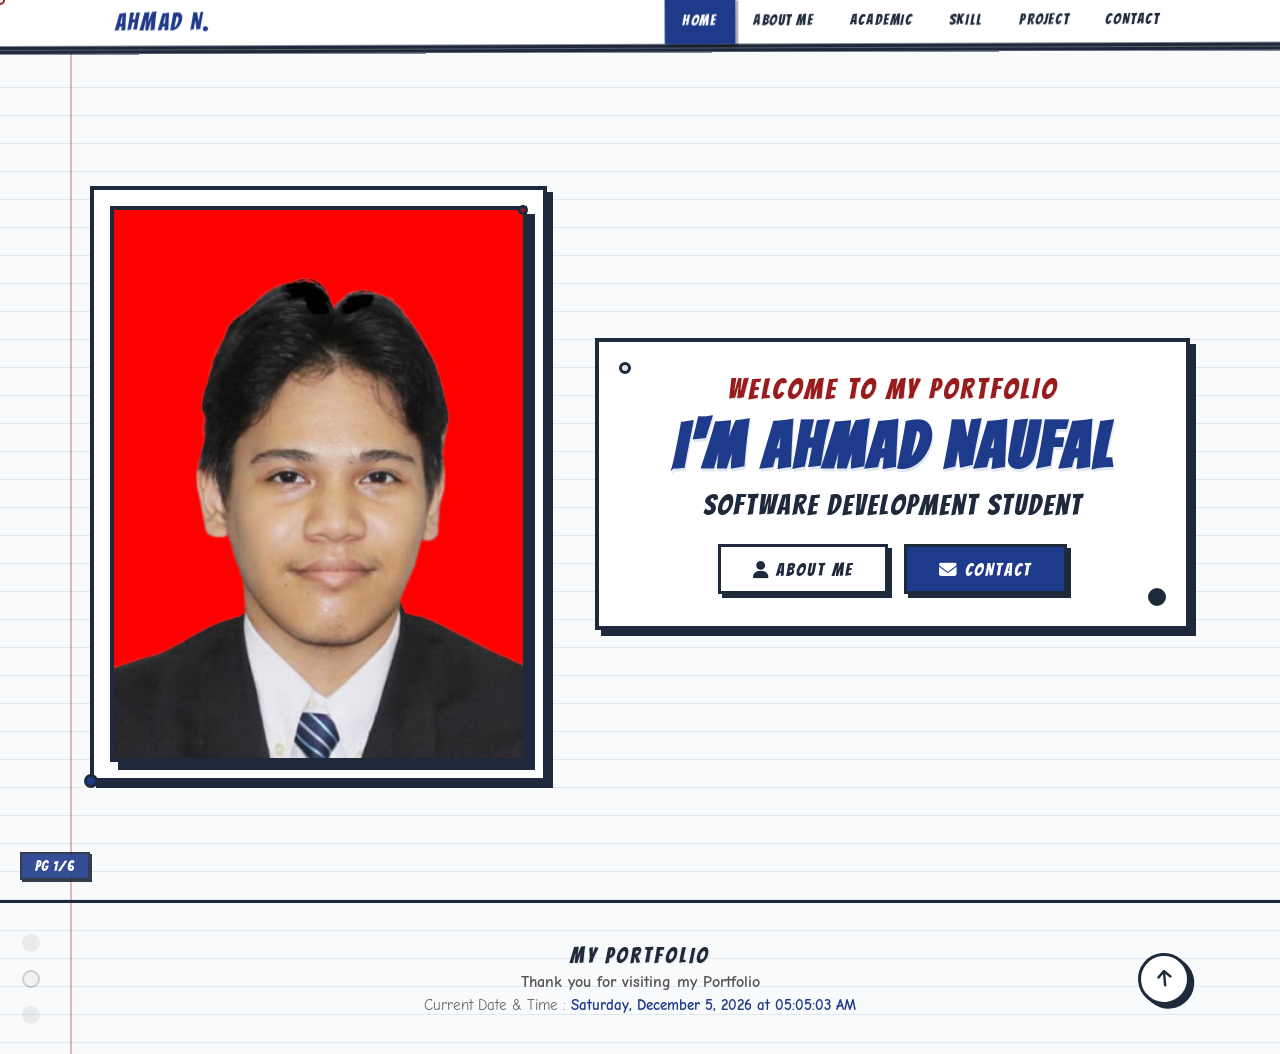
<file: index.html>
<!DOCTYPE html>
<html lang="en">
<head>
<meta charset="UTF-8">
<meta name="viewport" content="width=device-width, initial-scale=1.0">
<title>Ahmad Naufal — Corporate Trust</title>
<link href="https://fonts.googleapis.com/css2?family=Bangers&family=Comic+Neue:wght@400;700&display=swap" rel="stylesheet">
<link rel="stylesheet" href="https://cdnjs.cloudflare.com/ajax/libs/font-awesome/6.5.0/css/all.min.css">
<link rel="stylesheet" href="index.css">
</head>
<body>
<div class="cursor-dot" id="cursorDot"></div>
<div class="page-indicator">PG 1/6</div>

<nav class="comic-nav" role="navigation" aria-label="Main navigation">
  <div class="nav-inner">
    <div class="nav-logo" onclick="location.href='index.html'" tabindex="0" role="button">AHMAD N.</div>
    <button class="nav-toggle" id="navToggle" aria-label="Toggle menu"><i class="fas fa-bars"></i> MENU</button>
    <div class="nav-links" id="navLinks" role="menubar">
      <a class="nav-link active" href="index.html" role="menuitem">Home</a>
      <a class="nav-link" href="aboutme.html" role="menuitem">About Me</a>
      <a class="nav-link" href="academic.html" role="menuitem">Academic</a>
      <a class="nav-link" href="skill.html" role="menuitem">Skill</a>
      <a class="nav-link" href="project.html" role="menuitem">Project</a>
      <a class="nav-link" href="contact.html" role="menuitem">Contact</a>
    </div>
  </div>
</nav>

<main class="hero">
  <div class="hero-inner">
    <div class="hero-image-panel panel reveal" style="padding: 1rem; position: relative;">
      <div class="hero-image"><img src="passportmerah.png" alt="Ahmad Naufal passport photo"></div>
      <div class="float-dot" style="width:14px; height:14px; background:var(--primary); bottom:-10px; left:-10px;" aria-hidden="true"></div>
      <div class="float-dot" style="width:10px; height:10px; background:var(--accent); top:15px; right:15px;" aria-hidden="true"></div>
    </div>
    <div class="hero-text-panel panel reveal" style="animation-delay: 0.15s;">
      <div class="hero-text-content">
        <p class="hero-greeting">Welcome to My Portfolio</p>
        <h1 class="hero-name">I'm Ahmad Naufal</h1>
        <p class="hero-role">Software Development Student</p>
        <div class="hero-buttons">
          <a href="aboutme.html" class="comic-btn btn-alt"><i class="fas fa-user"></i> About Me</a>
          <a href="contact.html" class="comic-btn"><i class="fas fa-envelope"></i> Contact</a>
        </div>
      </div>
      <div class="float-dot" style="width:18px; height:18px; background:var(--ink); bottom:20px; right:20px;" aria-hidden="true"></div>
      <div class="float-dot" style="width:12px; height:12px; background:var(--bg-lines); top:20px; left:20px;" aria-hidden="true"></div>
    </div>
  </div>
</main>

<footer class="notebook-footer">
  <div class="footer-inner">
    <div class="footer-text">
      <p class="footer-line-1">My Portfolio</p>
      <p class="footer-line-2">Thank you for visiting my Portfolio</p>
      <p class="footer-line-3">Current Date &amp; Time : <span id="liveDateTime">--</span></p>
    </div>
    <button class="back-to-top-btn" id="backToTop" aria-label="Back to top" title="Back to top"><i class="fas fa-arrow-up"></i></button>
  </div>
</footer>

<script>
  document.getElementById('navToggle').addEventListener('click', () => document.getElementById('navLinks').classList.toggle('open'));
  const revealObserver = new IntersectionObserver((entries) => { entries.forEach(entry => { if (entry.isIntersecting) entry.target.classList.add('visible'); }); }, { threshold: 0.1 });
  document.querySelectorAll('.reveal').forEach(el => revealObserver.observe(el));
  
  const dot = document.getElementById('cursorDot');
  let mx = 0, my = 0, dx = 0, dy = 0;
  document.addEventListener('mousemove', e => { mx = e.clientX; my = e.clientY; });
  (function animCursor() { dx += (mx - dx) * 0.15; dy += (my - dy) * 0.15; dot.style.left = (dx - 5) + 'px'; dot.style.top = (dy - 5) + 'px'; requestAnimationFrame(animCursor); })();
  if ('ontouchstart' in window) dot.style.display = 'none';

  document.getElementById('backToTop').addEventListener('click', () => window.scrollTo({ top: 0, behavior: 'smooth' }));
  
  function updateDateTime() {
    const now = new Date();
    document.getElementById('liveDateTime').textContent = now.toLocaleDateString('en-US', { weekday: 'long', year: 'numeric', month: 'long', day: 'numeric', hour: '2-digit', minute: '2-digit', second: '2-digit' });
  }
  updateDateTime(); setInterval(updateDateTime, 1000);
</script>
</body>
</html>
</file>
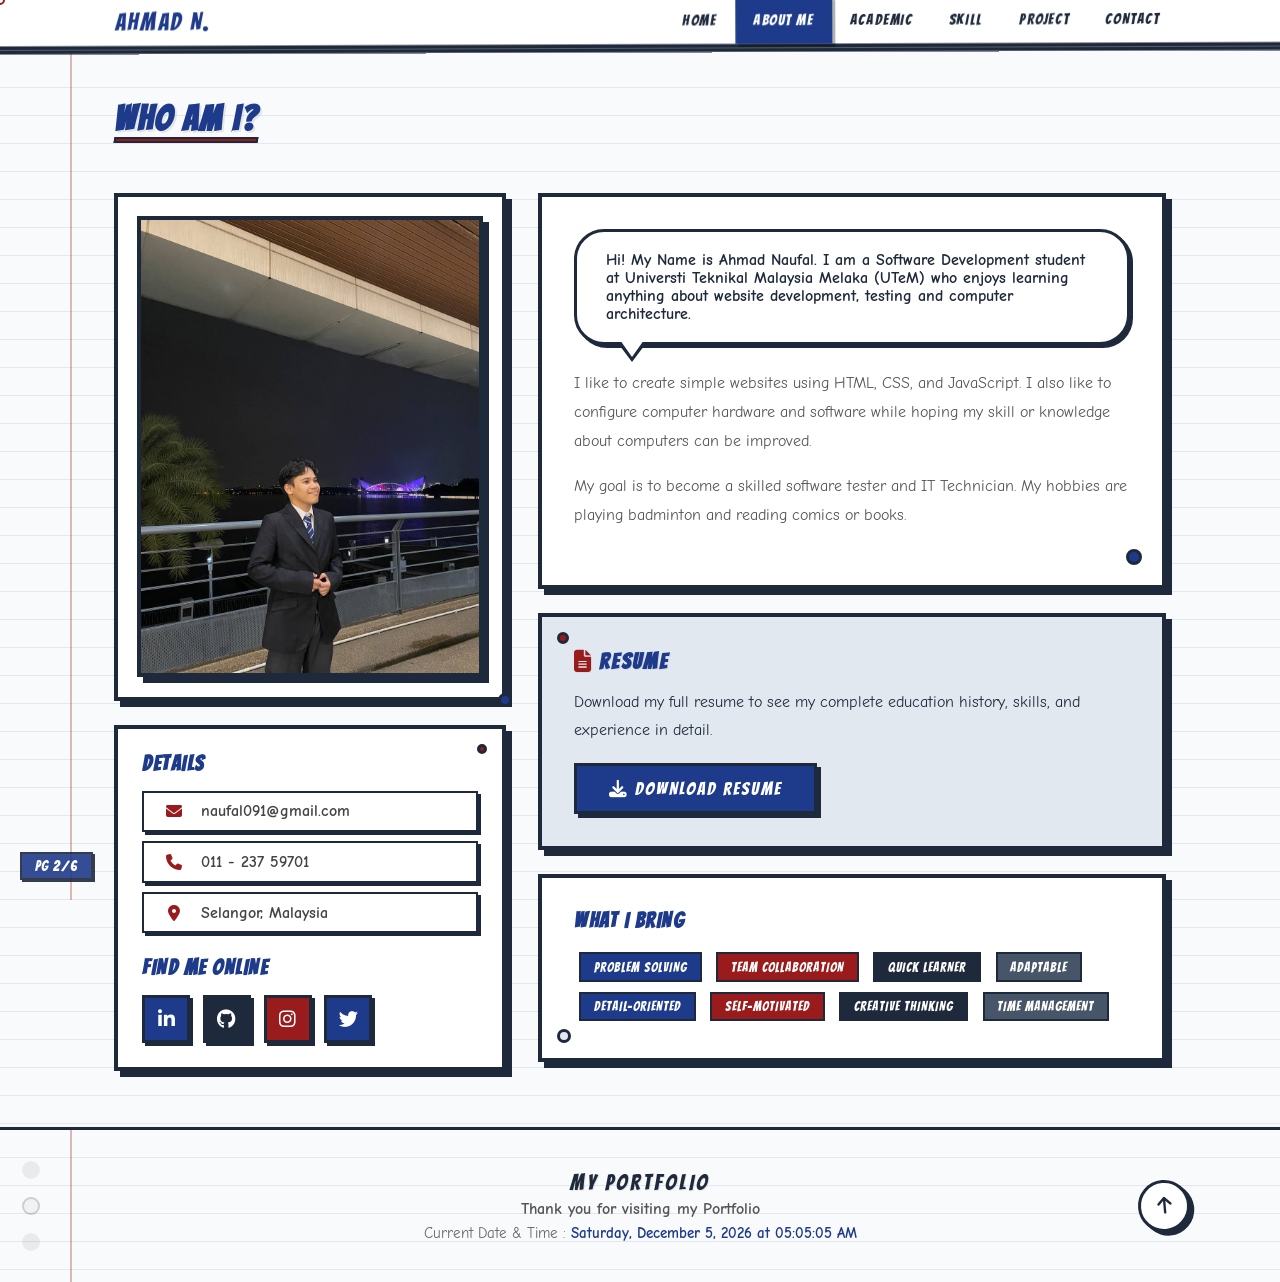
<file: aboutme.html>
<!DOCTYPE html>
<html lang="en">
<head>
<meta charset="UTF-8">
<meta name="viewport" content="width=device-width, initial-scale=1.0">
<title>Ahmad Naufal — About Me</title>
<link href="https://fonts.googleapis.com/css2?family=Bangers&family=Comic+Neue:wght@400;700&display=swap" rel="stylesheet">
<link rel="stylesheet" href="https://cdnjs.cloudflare.com/ajax/libs/font-awesome/6.5.0/css/all.min.css">
<link rel="stylesheet" href="aboutme.css">
</head>
<body>

<div class="cursor-dot" id="cursorDot"></div>
<div class="page-indicator">PG 2/6</div>

<nav class="comic-nav" role="navigation" aria-label="Main navigation">
  <div class="nav-inner">
    <div class="nav-logo" onclick="location.href='index.html'" tabindex="0" role="button">AHMAD N.</div>
    <button class="nav-toggle" id="navToggle" aria-label="Toggle menu"><i class="fas fa-bars"></i> MENU</button>
    <div class="nav-links" id="navLinks" role="menubar">
      <a class="nav-link" href="index.html" role="menuitem">Home</a>
      <a class="nav-link active" href="aboutme.html" role="menuitem">About Me</a>
      <a class="nav-link" href="academic.html" role="menuitem">Academic</a>
      <a class="nav-link" href="skill.html" role="menuitem">Skill</a>
      <a class="nav-link" href="project.html" role="menuitem">Project</a>
      <a class="nav-link" href="contact.html" role="menuitem">Contact</a>
    </div>
  </div>
</nav>

<main class="container">
  <div class="reveal">
    <h2 class="section-title">Who Am I?</h2>
  </div>

  <div class="about-grid" style="margin-top: 2rem;">
    <!-- Left Column: Image + Details + Social -->
    <div>
      <div class="panel panel-skew reveal" style="padding: 1.2rem; margin-bottom: 1.5rem;">
        <div class="about-photo">
          <img src="diriku.jpg" alt="Ahmad Naufal photo">
        </div>
        <div class="float-dot" style="width:14px; height:14px; background:var(--primary); bottom:-10px; right:-10px;" aria-hidden="true"></div>
      </div>

      <div class="panel panel-skew-r reveal" style="padding: 1.5rem; margin-bottom: 1.5rem;">
        <h3 style="font-family:var(--font-comic); font-size:1.3rem; letter-spacing:1.5px; margin-bottom:1rem; text-transform:uppercase; color:var(--primary);">Details</h3>
        <div class="detail-item"><i class="fas fa-envelope"></i><span>naufal091@gmail.com</span></div>
        <div class="detail-item"><i class="fas fa-phone"></i><span>011 - 237 59701</span></div>
        <div class="detail-item"><i class="fas fa-map-marker-alt"></i><span>Selangor, Malaysia</span></div>

        <h3 style="font-family:var(--font-comic); font-size:1.3rem; letter-spacing:1.5px; margin:1.5rem 0 1rem; text-transform:uppercase; color:var(--primary);">Find Me Online</h3>
        <div class="social-row">
          <a href="https://www.linkedin.com/" class="social-icon" style="background:var(--primary); color:var(--white);" aria-label="LinkedIn"><i class="fab fa-linkedin-in"></i></a>
          <a href="https://github.com/AhmadNaufal11" class="social-icon" style="background:var(--ink); color:var(--white);" aria-label="GitHub"><i class="fab fa-github"></i></a>
          <a href="https://www.instagram.com/" class="social-icon" style="background:var(--accent); color:var(--white);" aria-label="Instagram"><i class="fab fa-instagram"></i></a>
          <a href="https://x.com/" class="social-icon" style="background:var(--primary); color:var(--white);" aria-label="Twitter"><i class="fab fa-twitter"></i></a>
        </div>
        <div class="float-dot" style="width:10px; height:10px; background:var(--accent); top:15px; right:15px;" aria-hidden="true"></div>
      </div>
    </div>

    <!-- Right Column: Text + Resume -->
    <div>
      <div class="panel panel-skew-r reveal" style="margin-bottom: 1.5rem;">
        <div class="bubble" style="max-width: 100%; margin-bottom: 1.5rem;">
          Hi! My Name is Ahmad Naufal. I am a Software Development student at Universti Teknikal Malaysia Melaka (UTeM) who enjoys learning anything about website development, testing and computer architecture.
        </div>
        <p style="line-height: 1.8; margin-bottom: 1rem; color: #555;">
          I like to create simple websites using HTML, CSS, and JavaScript. I also like to configure computer hardware and software while hoping my skill or knowledge about computers can be improved.
        </p>
        <p style="line-height: 1.8; margin-bottom: 1.5rem; color: #555;">
          My goal is to become a skilled software tester and IT Technician. My hobbies are playing badminton and reading comics or books.
        </p>
        <div class="float-dot" style="width:16px; height:16px; background:var(--primary); bottom:20px; right:20px;" aria-hidden="true"></div>
      </div>

      <div class="panel panel-skew reveal" style="margin-bottom: 1.5rem; background: var(--bg-lines);">
        <h3 style="font-family:var(--font-comic); font-size:1.4rem; letter-spacing:2px; margin-bottom:1rem; text-transform:uppercase; color:var(--primary); text-shadow:1px 1px 0 rgba(0,0,0,0.05);">
          <i class="fas fa-file-alt" style="color:var(--accent);"></i> Resume
        </h3>
        <p style="margin-bottom: 1.2rem; line-height: 1.7; color: var(--ink);">Download my full resume to see my complete education history, skills, and experience in detail.</p>
        <a href="#" class="comic-btn" onclick="downloadResume(event)">
          <i class="fas fa-download"></i> Download Resume
        </a>
        <div class="float-dot" style="width:12px; height:12px; background:var(--accent); top:15px; left:15px;" aria-hidden="true"></div>
      </div>

      <div class="panel reveal">
        <h3 style="font-family:var(--font-comic); font-size:1.3rem; letter-spacing:1.5px; margin-bottom:1rem; text-transform:uppercase; color:var(--primary);">What I Bring</h3>
        <div>
          <span class="quality-tag" style="background:var(--primary);">Problem Solving</span>
          <span class="quality-tag" style="background:var(--accent);">Team Collaboration</span>
          <span class="quality-tag" style="background:var(--ink);">Quick Learner</span>
          <span class="quality-tag" style="background:#475569;">Adaptable</span>
          <span class="quality-tag" style="background:var(--primary);">Detail-Oriented</span>
          <span class="quality-tag" style="background:var(--accent);">Self-Motivated</span>
          <span class="quality-tag" style="background:var(--ink);">Creative Thinking</span>
          <span class="quality-tag" style="background:#475569;">Time Management</span>
        </div>
        <div class="float-dot" style="width:14px; height:14px; background:var(--bg-lines); bottom:15px; left:15px;" aria-hidden="true"></div>
      </div>
    </div>
  </div>
</main>

<!-- FOOTER -->
<footer class="notebook-footer">
  <div class="footer-inner">
    <div class="footer-text">
      <p class="footer-line-1">My Portfolio</p>
      <p class="footer-line-2">Thank you for visiting my Portfolio</p>
      <p class="footer-line-3">Current Date &amp; Time : <span id="liveDateTime">--</span></p>
    </div>
    <button class="back-to-top-btn" id="backToTop" aria-label="Back to top" title="Back to top">
      <i class="fas fa-arrow-up"></i>
    </button>
  </div>
</footer>

<!-- Toast -->
<div id="toast" style="position:fixed; bottom:30px; right:30px; background:var(--primary); color:var(--white); border:3px solid var(--ink); box-shadow:5px 5px 0 var(--ink); padding:1rem 2rem; font-family:var(--font-comic); font-size:1rem; letter-spacing:1px; z-index:3000; transform:translateX(150%); transition:transform 0.4s cubic-bezier(0.22,1,0.36,1);"></div>

<script>
    document.getElementById('navToggle').addEventListener('click', function() {
      document.getElementById('navLinks').classList.toggle('open');
    });
    const revealObserver = new IntersectionObserver((entries) => {
      entries.forEach(e => { if (e.isIntersecting) e.target.classList.add('visible'); });
    }, { threshold: 0.1 });
    document.querySelectorAll('.reveal').forEach(el => revealObserver.observe(el));

    function downloadResume(e) {
      e.preventDefault();
      const link = document.createElement('a');
      link.href = 'Resume(nopal).pdf';
      link.download = 'Ahmad_Naufal_Resume.pdf';
      document.body.appendChild(link);
      link.click();
      document.body.removeChild(link);
      showToast('Resume download started!');
    }

    function showToast(msg) {
      const t = document.getElementById('toast');
      t.textContent = msg; t.style.transform = 'translateX(0)';
      setTimeout(() => { t.style.transform = 'translateX(150%)'; }, 3000);
    }

    const dot = document.getElementById('cursorDot');
    let mx=0,my=0,dx=0,dy=0;
    document.addEventListener('mousemove',e=>{mx=e.clientX;my=e.clientY;});
    (function c(){dx+=(mx-dx)*.15;dy+=(my-dy)*.15;dot.style.left=(dx-5)+'px';dot.style.top=(dy-5)+'px';requestAnimationFrame(c);})();
    if('ontouchstart'in window)dot.style.display='none';

    // Back to top
    document.getElementById('backToTop').addEventListener('click', function() {
      window.scrollTo({ top: 0, behavior: 'smooth' });
    });

    // Live date & time
    function updateDateTime() {
      const now = new Date();
      const options = {
        weekday: 'long', year: 'numeric', month: 'long', day: 'numeric',
        hour: '2-digit', minute: '2-digit', second: '2-digit'
      };
      document.getElementById('liveDateTime').textContent = now.toLocaleDateString('en-US', options);
    }
    updateDateTime();
    setInterval(updateDateTime, 1000);
</script>
</body>
</html>
</file>
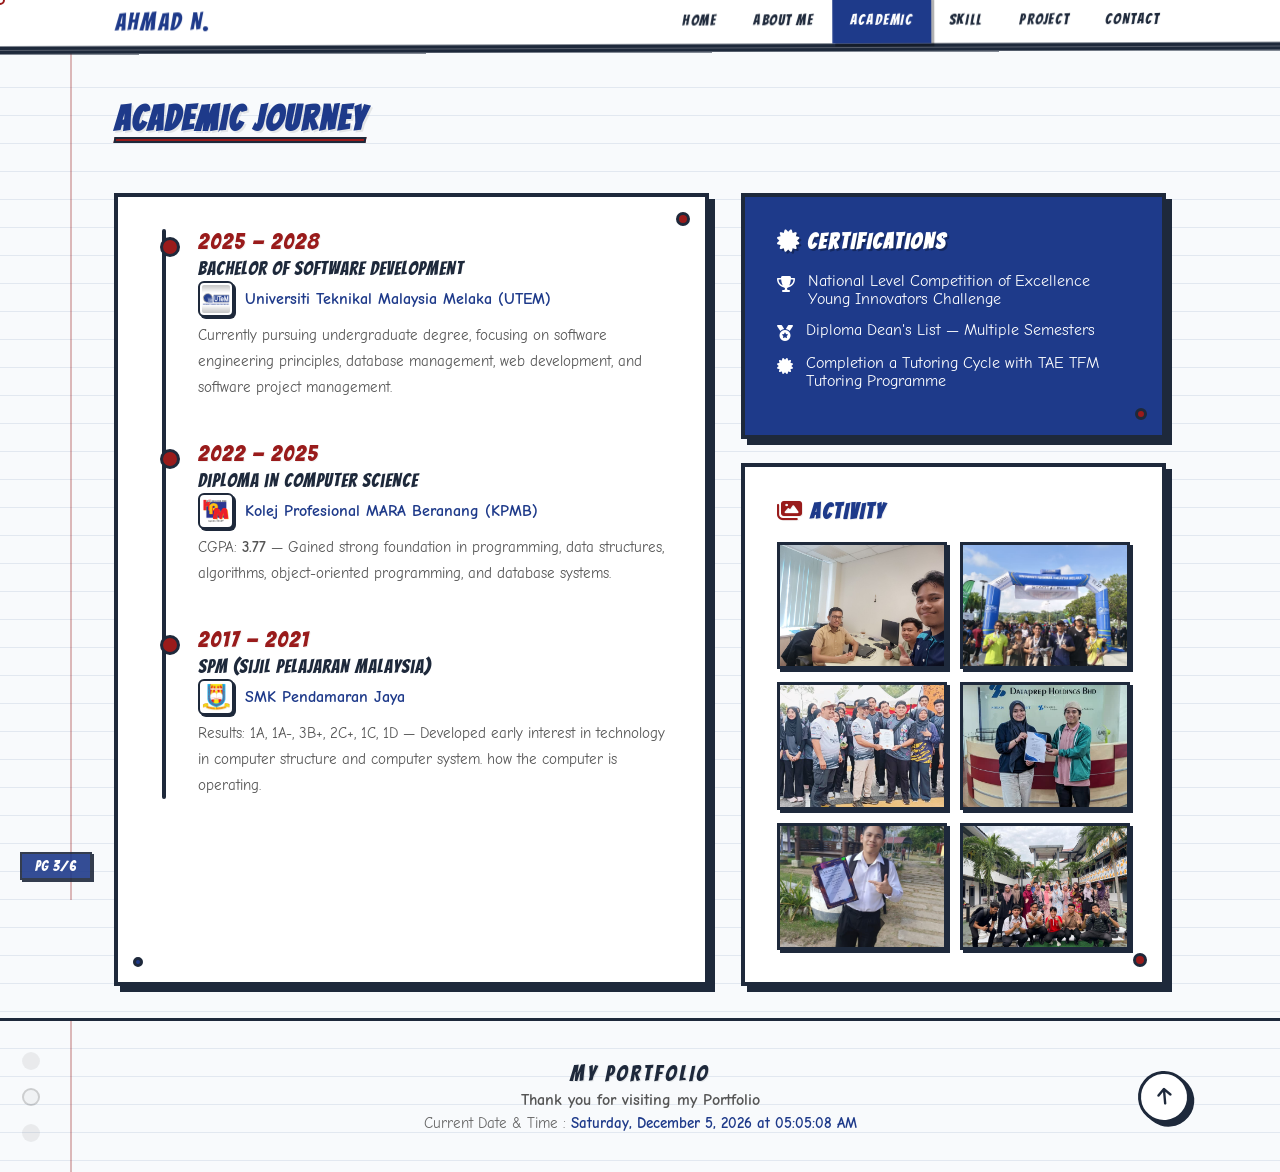
<file: academic.html>
<!DOCTYPE html>
<html lang="en">
<head>
<meta charset="UTF-8">
<meta name="viewport" content="width=device-width, initial-scale=1.0">
<title>Ahmad Naufal — Academic</title>
<link href="https://fonts.googleapis.com/css2?family=Bangers&family=Comic+Neue:wght@400;700&display=swap" rel="stylesheet">
<link rel="stylesheet" href="https://cdnjs.cloudflare.com/ajax/libs/font-awesome/6.5.0/css/all.min.css">
<link rel="stylesheet" href="academic.css">
</head>
<body>

<div class="cursor-dot" id="cursorDot"></div>
<div class="page-indicator">PG 3/6</div>

<nav class="comic-nav" role="navigation" aria-label="Main navigation">
  <div class="nav-inner">
    <div class="nav-logo" onclick="location.href='index.html'" tabindex="0" role="button">AHMAD N.</div>
    <button class="nav-toggle" id="navToggle" aria-label="Toggle menu"><i class="fas fa-bars"></i> MENU</button>
    <div class="nav-links" id="navLinks" role="menubar">
      <a class="nav-link" href="index.html" role="menuitem">Home</a>
      <a class="nav-link" href="aboutme.html" role="menuitem">About Me</a>
      <a class="nav-link active" href="academic.html" role="menuitem">Academic</a>
      <a class="nav-link" href="skill.html" role="menuitem">Skill</a>
      <a class="nav-link" href="project.html" role="menuitem">Project</a>
      <a class="nav-link" href="contact.html" role="menuitem">Contact</a>
    </div>
  </div>
</nav>

<main class="container">
  <div class="reveal">
    <h2 class="section-title">Academic Journey</h2>
  </div>

  <div class="academic-grid" style="display:grid; grid-template-columns:1.4fr 1fr; gap:2rem; margin-top:2rem;">
    <!-- Left: Timeline -->
    <div class="panel panel-skew reveal">
      <div class="float-dot" style="width:14px;height:14px;background:var(--accent);top:15px;right:15px;" aria-hidden="true"></div>
      <div class="timeline">
        <div class="timeline-item">
          <div class="timeline-dot"></div>
          <div class="timeline-year">2025 — 2028</div>
          <div class="timeline-degree">Bachelor of Software Development</div>
          <div class="timeline-school">
            <img src="Utem.jpg" alt="UTEM logo" class="school-logo">
            <span>Universiti Teknikal Malaysia Melaka (UTEM)</span>
          </div>
          <div class="timeline-details">Currently pursuing undergraduate degree, focusing on software engineering principles, database management, web development, and software project management.</div>
        </div>
        <div class="timeline-item">
          <div class="timeline-dot"></div>
          <div class="timeline-year">2022 — 2025</div>
          <div class="timeline-degree">Diploma in Computer Science</div>
          <div class="timeline-school">
            <img src="kpmb.png" alt="KPMB logo" class="school-logo">
            <span>Kolej Profesional MARA Beranang (KPMB)</span>
          </div>
          <div class="timeline-details">CGPA: <strong>3.77</strong> — Gained strong foundation in programming, data structures, algorithms, object-oriented programming, and database systems.</div>
        </div>
        <div class="timeline-item">
          <div class="timeline-dot"></div>
          <div class="timeline-year">2017 — 2021</div>
          <div class="timeline-degree">SPM (Sijil Pelajaran Malaysia)</div>
          <div class="timeline-school">
            <img src="smkpj.png" alt="SMKPJ logo" class="school-logo">
            <span>SMK Pendamaran Jaya</span>
          </div>
          <div class="timeline-details">Results: 1A, 1A-, 3B+, 2C+, 1C, 1D — Developed early interest in technology in computer structure and computer system. how the computer is operating.</div>
        </div>
      </div>
      <div class="float-dot" style="width:10px;height:10px;background:var(--primary);bottom:15px;left:15px;" aria-hidden="true"></div>
    </div>

    <!-- Right: Certifications + Activity -->
    <div>
      <div class="panel panel-skew-r reveal" style="margin-bottom:1.5rem; background:var(--primary); color:var(--white);">
        <h3 style="font-family:var(--font-comic);font-size:1.4rem;letter-spacing:2px;margin-bottom:1.2rem;text-transform:uppercase;text-shadow:2px 2px 0 rgba(0,0,0,0.3);">
          <i class="fas fa-certificate" style="color:var(--white);"></i> Certifications
        </h3>
        <div class="cert-item"><i class="fas fa-trophy"></i><span>National Level Competition of Excellence Young Innovators Challenge</span></div>
        <div class="cert-item"><i class="fas fa-medal"></i><span>Diploma Dean's List — Multiple Semesters</span></div>
        <div class="cert-item"><i class="fas fa-certificate"></i><span>Completion a Tutoring Cycle with TAE TFM Tutoring Programme</span></div>
        <div class="float-dot" style="width:12px;height:12px;background:var(--accent);bottom:15px;right:15px;" aria-hidden="true"></div>
      </div>

      <!-- Activity Grid — with real images -->
      <div class="panel panel-skew reveal">
        <h3 style="font-family:var(--font-comic);font-size:1.4rem;letter-spacing:2px;margin-bottom:1.2rem;text-transform:uppercase;text-shadow:1px 1px 0 rgba(0,0,0,0.05); color:var(--primary);">
          <i class="fas fa-images" style="color:var(--accent);"></i> Activity
        </h3>
        <div class="activity-grid">
          <div class="activity-img-box">
            <img src="interview.jpg" alt="Interview activity" onerror="this.src='https://placehold.co/400x300/E2E8F0/1E293B?text=Interview'">
          </div>
          <div class="activity-img-box">
            <img src="olympic.jpeg" alt="Olympic activity" onerror="this.src='https://placehold.co/400x300/E2E8F0/1E293B?text=Olympic'">
          </div>
          <div class="activity-img-box">
            <img src="rakan muda.jpeg" alt="Rakan Muda activity" onerror="this.src='https://placehold.co/400x300/E2E8F0/1E293B?text=Rakan+Muda'">
          </div>
          <div class="activity-img-box">
            <img src="dataprep.jpeg" alt="Data preparation activity" onerror="this.src='https://placehold.co/400x300/E2E8F0/1E293B?text=Data+Prep'">
          </div>
          <div class="activity-img-box">
            <img src="diploma.jpeg" alt="Diploma activity" onerror="this.src='https://placehold.co/400x300/E2E8F0/1E293B?text=Diploma'">
          </div>
          <div class="activity-img-box">
            <img src="kelas.jpeg" alt="Class activity" onerror="this.src='https://placehold.co/400x300/E2E8F0/1E293B?text=Class'">
          </div>
        </div>
        <div class="float-dot" style="width:14px;height:14px;background:var(--accent);bottom:15px;right:15px;" aria-hidden="true"></div>
      </div>
    </div>
  </div>
</main>

<footer class="notebook-footer">
  <div class="footer-inner">
    <div class="footer-text">
      <p class="footer-line-1">My Portfolio</p>
      <p class="footer-line-2">Thank you for visiting my Portfolio</p>
      <p class="footer-line-3">Current Date &amp; Time : <span id="liveDateTime">--</span></p>
    </div>
    <button class="back-to-top-btn" id="backToTop" aria-label="Back to top" title="Back to top">
      <i class="fas fa-arrow-up"></i>
    </button>
  </div>
</footer>

<script>
  document.getElementById('navToggle').addEventListener('click',function(){document.getElementById('navLinks').classList.toggle('open');});
  
  const ro = new IntersectionObserver(e=>{e.forEach(x=>{if(x.isIntersecting)x.target.classList.add('visible');});},{threshold:0.1});
  document.querySelectorAll('.reveal').forEach(el=>ro.observe(el));
  
  const dot = document.getElementById('cursorDot');
  let mx=0,my=0,dx=0,dy=0;
  document.addEventListener('mousemove',e=>{mx=e.clientX;my=e.clientY;});
  (function c(){dx+=(mx-dx)*.15;dy+=(my-dy)*.15;dot.style.left=(dx-5)+'px';dot.style.top=(dy-5)+'px';requestAnimationFrame(c);})();
  if('ontouchstart'in window)dot.style.display='none';

  // Back to top
  document.getElementById('backToTop').addEventListener('click', function() {
    window.scrollTo({ top: 0, behavior: 'smooth' });
  });

  // Live date & time
  function updateDateTime() {
    const now = new Date();
    const options = {
      weekday: 'long', year: 'numeric', month: 'long', day: 'numeric',
      hour: '2-digit', minute: '2-digit', second: '2-digit'
    };
    document.getElementById('liveDateTime').textContent = now.toLocaleDateString('en-US', options);
  }
  updateDateTime();
  setInterval(updateDateTime, 1000);
</script>
</body>
</html>
</file>
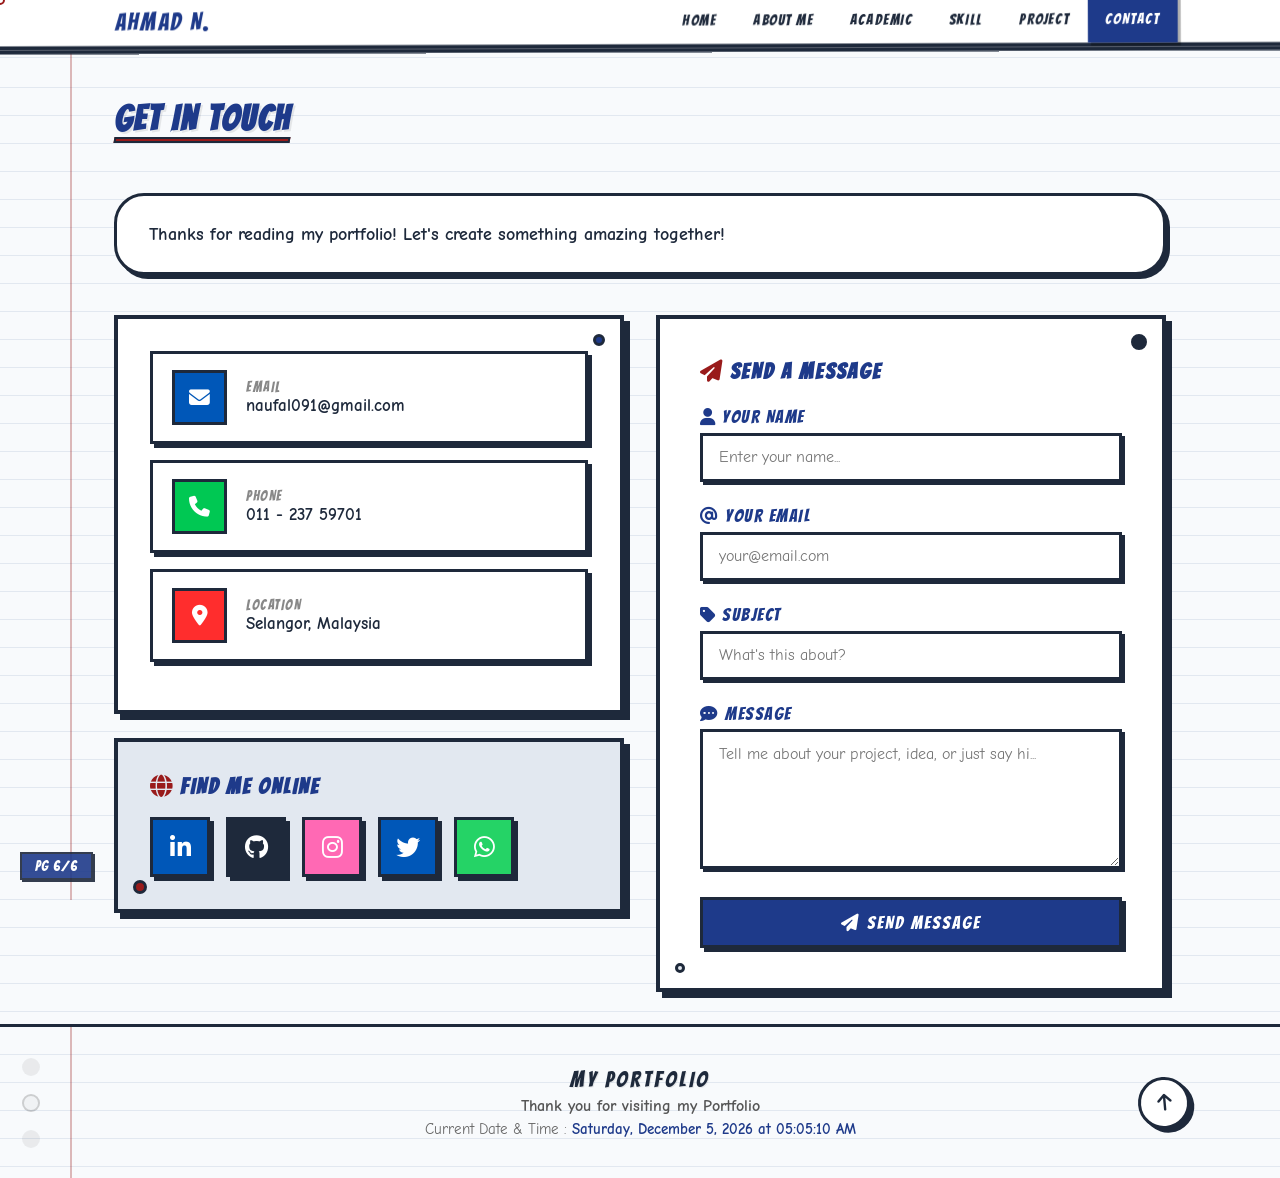
<file: contact.html>
<!DOCTYPE html>
<html lang="en">
<head>
<meta charset="UTF-8">
<meta name="viewport" content="width=device-width, initial-scale=1.0">
<title>Ahmad Naufal — Contact</title>
<link href="https://fonts.googleapis.com/css2?family=Bangers&family=Comic+Neue:wght@400;700&display=swap" rel="stylesheet">
<link rel="stylesheet" href="https://cdnjs.cloudflare.com/ajax/libs/font-awesome/6.5.0/css/all.min.css">
<link rel="stylesheet" href="contact.css">
</head>
<body>

<div class="cursor-dot" id="cursorDot"></div>
<div class="page-indicator">PG 6/6</div>

<nav class="comic-nav" role="navigation" aria-label="Main navigation">
  <div class="nav-inner">
    <div class="nav-logo" onclick="location.href='index.html'" tabindex="0" role="button">AHMAD N.</div>
    <button class="nav-toggle" id="navToggle" aria-label="Toggle menu"><i class="fas fa-bars"></i> MENU</button>
    <div class="nav-links" id="navLinks" role="menubar">
      <a class="nav-link" href="index.html" role="menuitem">Home</a>
      <a class="nav-link" href="aboutme.html" role="menuitem">About Me</a>
      <a class="nav-link" href="academic.html" role="menuitem">Academic</a>
      <a class="nav-link" href="skill.html" role="menuitem">Skill</a>
      <a class="nav-link" href="project.html" role="menuitem">Project</a>
      <a class="nav-link active" href="contact.html" role="menuitem">Contact</a>
    </div>
  </div>
</nav>

<main class="container">
  <div class="reveal">
    <h2 class="section-title">Get In Touch</h2>
  </div>

  <div class="reveal" style="margin-top:2rem;">
    <div class="bubble">
      Thanks for reading my portfolio! Let's create something amazing together!
    </div>
  </div>

  <div class="contact-grid">
    <!-- Left: Contact Info + Social -->
    <div>
      <div class="panel panel-skew reveal">
        <div class="contact-info-item">
          <div class="contact-info-icon" style="background:var(--blue);color:var(--white);"><i class="fas fa-envelope"></i></div>
          <div>
            <div class="contact-info-label">Email</div>
            <div class="contact-info-value">naufal091@gmail.com</div>
          </div>
        </div>
        <div class="contact-info-item">
          <div class="contact-info-icon" style="background:var(--green);color:var(--white);"><i class="fas fa-phone"></i></div>
          <div>
            <div class="contact-info-label">Phone</div>
            <div class="contact-info-value">011 - 237 59701</div>
          </div>
        </div>
        <div class="contact-info-item">
          <div class="contact-info-icon" style="background:var(--red);color:var(--white);"><i class="fas fa-map-marker-alt"></i></div>
          <div>
            <div class="contact-info-label">Location</div>
            <div class="contact-info-value">Selangor, Malaysia</div>
          </div>
        </div>
        <div class="float-dot" style="width:12px;height:12px;background:var(--primary);top:15px;right:15px;" aria-hidden="true"></div>
      </div>

      <div class="panel panel-skew-r reveal" style="margin-top:1.5rem; background:var(--bg-lines);">
        <h3 style="font-family:var(--font-comic);font-size:1.4rem;letter-spacing:2px;margin-bottom:1.2rem;text-transform:uppercase; color:var(--primary);">
          <i class="fas fa-globe" style="color:var(--accent);"></i> Find Me Online
        </h3>
        <div class="social-grid">
          <a href="https://www.linkedin.com/" class="social-link" style="background:var(--blue);color:var(--white);" aria-label="LinkedIn"><i class="fab fa-linkedin-in"></i></a>
          <a href="https://github.com/AhmadNaufal11" class="social-link" style="background:var(--ink);color:var(--white);" aria-label="GitHub"><i class="fab fa-github"></i></a>
          <a href="https://www.instagram.com/" class="social-link" style="background:var(--pink);color:var(--white);" aria-label="Instagram"><i class="fab fa-instagram"></i></a>
          <a href="https://x.com/" class="social-link" style="background:var(--blue);color:var(--white);" aria-label="Twitter"><i class="fab fa-twitter"></i></a>
          <a href="https://web.whatsapp.com/" class="social-link" style="background:#25D366;color:var(--white);" aria-label="WhatsApp"><i class="fab fa-whatsapp"></i></a>
        </div>
        <div class="float-dot" style="width:14px;height:14px;background:var(--accent);bottom:15px;left:15px;" aria-hidden="true"></div>
      </div>
    </div>

    <!-- Right: Contact Form -->
    <div class="panel panel-skew reveal" style="padding:2.5rem;">
      <div class="float-dot" style="width:16px;height:16px;background:var(--ink);top:15px;right:15px;" aria-hidden="true"></div>
      <h3 style="font-family:var(--font-comic);font-size:1.4rem;letter-spacing:2px;margin-bottom:1.5rem;text-transform:uppercase; color:var(--primary);">
        <i class="fas fa-paper-plane" style="color:var(--accent);"></i> Send a Message
      </h3>
      <form id="contactForm" onsubmit="handleContact(event)">
        <div class="form-group">
          <label class="form-label" for="nameInput"><i class="fas fa-user"></i> Your Name</label>
          <input class="form-input" type="text" id="nameInput" placeholder="Enter your name..." required aria-required="true">
        </div>
        <div class="form-group">
          <label class="form-label" for="emailInput"><i class="fas fa-at"></i> Your Email</label>
          <input class="form-input" type="email" id="emailInput" placeholder="your@email.com" required aria-required="true">
        </div>
        <div class="form-group">
          <label class="form-label" for="subjectInput"><i class="fas fa-tag"></i> Subject</label>
          <input class="form-input" type="text" id="subjectInput" placeholder="What's this about?" required aria-required="true">
        </div>
        <div class="form-group">
          <label class="form-label" for="messageInput"><i class="fas fa-comment-dots"></i> Message</label>
          <textarea class="form-textarea" id="messageInput" placeholder="Tell me about your project, idea, or just say hi..." required aria-required="true"></textarea>
        </div>
        <button type="submit" class="comic-btn" style="width:100%;text-align:center;">
          <i class="fas fa-paper-plane"></i> Send Message
        </button>
      </form>
      <div class="float-dot" style="width:10px;height:10px;background:var(--bg-lines);bottom:15px;left:15px;" aria-hidden="true"></div>
    </div>
  </div>
</main>

<!-- FOOTER -->
<footer class="notebook-footer">
  <div class="footer-inner">
    <div class="footer-text">
      <p class="footer-line-1">My Portfolio</p>
      <p class="footer-line-2">Thank you for visiting my Portfolio</p>
      <p class="footer-line-3">Current Date &amp; Time : <span id="liveDateTime">--</span></p>
    </div>
    <button class="back-to-top-btn" id="backToTop" aria-label="Back to top" title="Back to top">
      <i class="fas fa-arrow-up"></i>
    </button>
  </div>
</footer>

<!-- Toast -->
<div class="toast" id="toast" role="alert" aria-live="assertive"></div>

<script>
  document.getElementById('navToggle').addEventListener('click',function(){document.getElementById('navLinks').classList.toggle('open');});
  const ro=new IntersectionObserver(e=>{e.forEach(x=>{if(x.isIntersecting)x.target.classList.add('visible');});},{threshold:0.1});
  document.querySelectorAll('.reveal').forEach(el=>ro.observe(el));

  function handleContact(e){
    e.preventDefault();
    const name=document.getElementById('nameInput').value.trim();
    const email=document.getElementById('emailInput').value.trim();
    const subject=document.getElementById('subjectInput').value.trim();
    const message=document.getElementById('messageInput').value.trim();
    if(!name||!email||!subject||!message){showToast('Please fill in all fields!');return;}
    if(!/^[^\s@]+@[^\s@]+\.[^\s@]+$/.test(email)){showToast('Please enter a valid email!');return;}
    showToast('Thanks '+name+'! Message received!');
    e.target.reset();
  }

  function showToast(msg){
    const t=document.getElementById('toast');
    t.textContent=msg;t.style.transform='translateX(0)';
    setTimeout(()=>{t.style.transform='translateX(150%)';},3000);
  }

  const dot=document.getElementById('cursorDot');let mx=0,my=0,dx=0,dy=0;
  document.addEventListener('mousemove',e=>{mx=e.clientX;my=e.clientY;});
  (function c(){dx+=(mx-dx)*.15;dy+=(my-dy)*.15;dot.style.left=(dx-5)+'px';dot.style.top=(dy-5)+'px';requestAnimationFrame(c);})();
  if('ontouchstart'in window)dot.style.display='none';

  // Back to top
  document.getElementById('backToTop').addEventListener('click', function() {
    window.scrollTo({ top: 0, behavior: 'smooth' });
  });

  // Live date & time
  function updateDateTime() {
    const now = new Date();
    const options = {
      weekday: 'long', year: 'numeric', month: 'long', day: 'numeric',
      hour: '2-digit', minute: '2-digit', second: '2-digit'
    };
    document.getElementById('liveDateTime').textContent = now.toLocaleDateString('en-US', options);
  }
  updateDateTime();
  setInterval(updateDateTime, 1000);
</script>
</body>
</html>
</file>
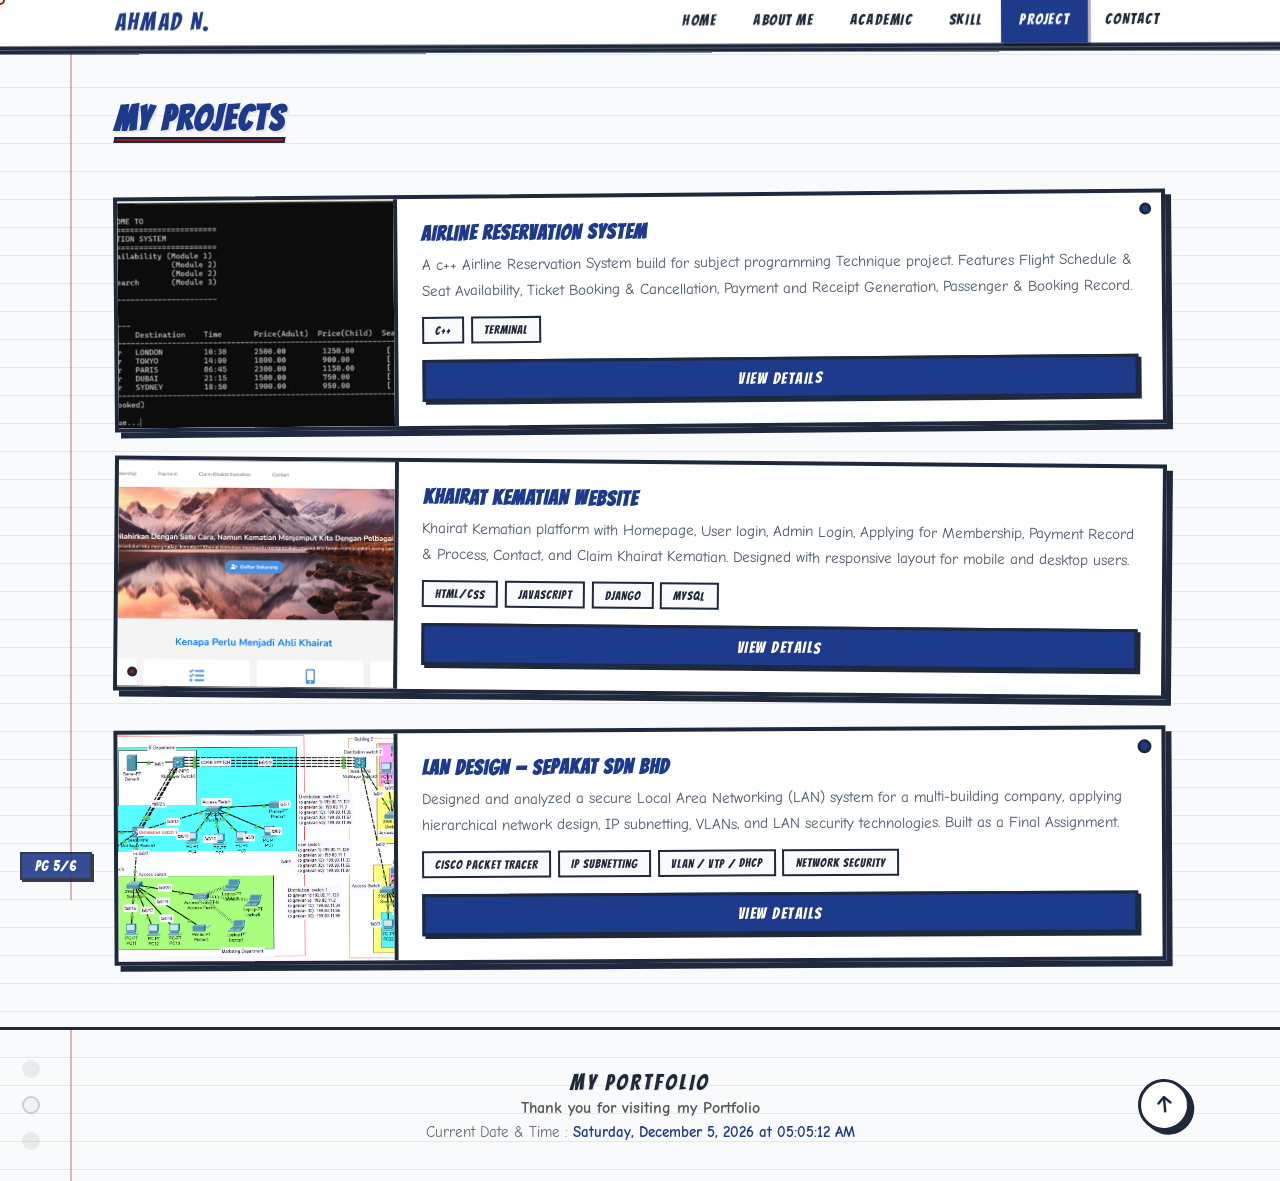
<file: project.html>
<!DOCTYPE html>
<html lang="en">
<head>
<meta charset="UTF-8">
<meta name="viewport" content="width=device-width, initial-scale=1.0">
<title>Ahmad Naufal — Projects</title>
<link href="https://fonts.googleapis.com/css2?family=Bangers&family=Comic+Neue:wght@400;700&display=swap" rel="stylesheet">
<link rel="stylesheet" href="https://cdnjs.cloudflare.com/ajax/libs/font-awesome/6.5.0/css/all.min.css">
<link rel="stylesheet" href="project.css">
</head>
<body>

<div class="cursor-dot" id="cursorDot"></div>
<div class="page-indicator">PG 5/6</div>

<nav class="comic-nav" role="navigation" aria-label="Main navigation">
  <div class="nav-inner">
    <div class="nav-logo" onclick="location.href='index.html'" tabindex="0" role="button">AHMAD N.</div>
    <button class="nav-toggle" id="navToggle" aria-label="Toggle menu"><i class="fas fa-bars"></i> MENU</button>
    <div class="nav-links" id="navLinks" role="menubar">
      <a class="nav-link" href="index.html" role="menuitem">Home</a>
      <a class="nav-link" href="aboutme.html" role="menuitem">About Me</a>
      <a class="nav-link" href="academic.html" role="menuitem">Academic</a>
      <a class="nav-link" href="skill.html" role="menuitem">Skill</a>
      <a class="nav-link active" href="project.html" role="menuitem">Project</a>
      <a class="nav-link" href="contact.html" role="menuitem">Contact</a>
    </div>
  </div>
</nav>

<main class="container">
  <div class="reveal">
    <h2 class="section-title">My Projects</h2>
  </div>

  <div style="margin-top:2rem;">
    <!-- Project 1 -->
    <div class="project-card reveal" onclick="openModal(0)" style="cursor:pointer; transform:rotate(-0.5deg);">
      <div class="project-thumb">
        <img src="c++.png" alt="Airline Reservation System screenshot" onerror="this.src='https://placehold.co/600x400/E2E8F0/1E293B?text=Airline+System'">
      </div>
      <div class="project-info">
        <h3 class="project-name">Airline Reservation System</h3>
        <p class="project-desc">A c++ Airline Reservation System build for subject programming Technique project. Features Flight Schedule &amp; Seat Availability, Ticket Booking &amp; Cancellation, Payment and Receipt Generation, Passenger &amp; Booking Record.</p>
        <div class="project-tags">
          <span class="project-tag">c++</span>
          <span class="project-tag">terminal</span>
        </div>
        <button class="comic-btn">View Details</button>
      </div>
      <div class="float-dot" style="width:12px;height:12px;background:var(--primary);top:10px;right:10px;" aria-hidden="true"></div>
    </div>

    <!-- Project 2 -->
    <div class="project-card reveal" onclick="openModal(1)" style="cursor:pointer; transform:rotate(0.5deg);">
      <div class="project-thumb">
        <img src="khairat kematian.png" alt="Khairat Kematian Website screenshot" onerror="this.src='https://placehold.co/600x400/E2E8F0/1E293B?text=Khairat+Kematian'">
      </div>
      <div class="project-info">
        <h3 class="project-name">Khairat Kematian Website</h3>
        <p class="project-desc">Khairat Kematian platform with Homepage, User login, Admin Login, Applying for Membership, Payment Record &amp; Process, Contact, and Claim Khairat Kematian. Designed with responsive layout for mobile and desktop users.</p>
        <div class="project-tags">
          <span class="project-tag">HTML/CSS</span>
          <span class="project-tag">JavaScript</span>
          <span class="project-tag">Django</span>
          <span class="project-tag">MySQL</span>
        </div>
        <button class="comic-btn">View Details</button>
      </div>
      <div class="float-dot" style="width:10px;height:10px;background:var(--accent);bottom:10px;left:10px;" aria-hidden="true"></div>
    </div>

    <!-- Project 3 -->
    <div class="project-card reveal" onclick="openModal(2)" style="cursor:pointer; transform:rotate(-0.3deg);">
      <div class="project-thumb">
        <img src="cisco.png" alt="LAN Design Cisco Packet Tracer screenshot" onerror="this.src='https://placehold.co/600x400/E2E8F0/1E293B?text=LAN+Design'">
      </div>
      <div class="project-info">
        <h3 class="project-name">LAN DESIGN — SEPAKAT SDN BHD</h3>
        <p class="project-desc">Designed and analyzed a secure Local Area Networking (LAN) system for a multi-building company, applying hierarchical network design, IP subnetting, VLANs, and LAN security technologies. Built as a Final Assignment.</p>
        <div class="project-tags">
          <span class="project-tag">CISCO PACKET TRACER</span>
          <span class="project-tag">IP SUBNETTING</span>
          <span class="project-tag">VLAN / VTP / DHCP</span>
          <span class="project-tag">NETWORK SECURITY</span>
        </div>
        <button class="comic-btn">View Details</button>
      </div>
      <div class="float-dot" style="width:14px;height:14px;background:var(--primary);top:10px;right:10px;" aria-hidden="true"></div>
    </div>
  </div>
</main>

<!-- Modal -->
<div class="modal-overlay" id="projectModal" role="dialog" aria-modal="true" aria-label="Project details">
  <div class="modal-panel">
    <button class="modal-close" onclick="closeModal()" aria-label="Close"><i class="fas fa-times-circle"></i></button>
    <div class="modal-thumb" id="modalThumb"></div>
    <div class="modal-body">
      <h2 id="modalTitle" style="font-family:var(--font-comic);font-size:1.8rem;letter-spacing:2px;margin-bottom:1rem;text-transform:uppercase; color:var(--primary);"></h2>
      <div id="modalContent"></div>
    </div>
  </div>
</div>

<!-- FOOTER -->
<footer class="notebook-footer">
  <div class="footer-inner">
    <div class="footer-text">
      <p class="footer-line-1">My Portfolio</p>
      <p class="footer-line-2">Thank you for visiting my Portfolio</p>
      <p class="footer-line-3">Current Date &amp; Time : <span id="liveDateTime">--</span></p>
    </div>
    <button class="back-to-top-btn" id="backToTop" aria-label="Back to top" title="Back to top">
      <i class="fas fa-arrow-up"></i>
    </button>
  </div>
</footer>

<script>
  const projects=[
    {title:'Airline Reservation System',img:'c++.png',
      content:`<p><strong>Role:</strong> Programmer (Programming Technique Project)</p>
      <p>This Project developed to solve the problem of inefficiencies in booking, cancellation, and ticket management processes. Manual tracking often leads to overbooking, customer's dissatisfaction and revenue losses.</p>
      <p><strong>Features:</strong> Real-time Flight Schedule &amp; Seat Availability. Easy booking &amp; cancellation logic. Receipt generation making it easy for users to check their information details. Passenger &amp; Booking Records so management can track users efficiently.</p>
      <p><strong>Technical Stack:</strong> C++, Terminal</p>`},
    {title:'Khairat Kematian Website',img:'khairat kematian.png',
      content:`<p><strong>Role:</strong> Front-end &amp; Back-end Developer</p>
      <p>Built an online Khairat Kematian platform as an individual project during diploma studies. It serves as a centralized web-based system for collecting donations, managing beneficiary information, processing requests, and ensuring transparent fund utilization for Surau Al-Fateh.</p>
      <p><strong>Features:</strong> Login for User and Admin, Record Applicant Details, Apply for Membership, Membership Status checking, Payment insertion with calculator function, Claim processing, Admin dashboards for approving members and tracking payments.</p>
      <p><strong>Technical Stack:</strong> HTML, CSS, JavaScript, Django, MySQL</p>`},
    {title:'LAN DESIGN — SEPAKAT SDN BHD',img:'cisco.png',
      content:`<p><strong>Role:</strong> Solo Designer (Academic Final Assignment — CSC2773, DCS 5A)</p>
      <p>A networking project built to practice LAN design, IP addressing, and hierarchical network models. The project simulates a real company scenario where a secure, multi-building LAN was designed to connect departments while enforcing network segmentation and security.</p>
      <p><strong>Technical Stack:</strong> Cisco Packet Tracer, VLANs, VTP, DHCP, IP Subnetting</p>
      <p style="color:var(--primary); font-style:italic;">This project deepened my understanding of enterprise network design and the importance of structured, secure LAN infrastructure for real-world business environments.</p>`}
  ];

  function openModal(i){
    const p=projects[i];
    const thumb=document.getElementById('modalThumb');
    thumb.innerHTML=`<img src="${p.img}" alt="${p.title} screenshot" class="modal-thumb-img" onerror="this.src='https://placehold.co/800x450/E2E8F0/1E293B?text=Project+Image'">`;
    document.getElementById('modalTitle').textContent=p.title;
    document.getElementById('modalContent').innerHTML=p.content;
    document.getElementById('projectModal').classList.add('open');
    document.body.style.overflow='hidden';
  }
  function closeModal(){
    document.getElementById('projectModal').classList.remove('open');
    document.body.style.overflow='';
  }
  document.getElementById('projectModal').addEventListener('click',e=>{if(e.target===e.currentTarget)closeModal();});
  document.addEventListener('keydown',e=>{if(e.key==='Escape')closeModal();});

  document.getElementById('navToggle').addEventListener('click',function(){document.getElementById('navLinks').classList.toggle('open');});
  const ro=new IntersectionObserver(e=>{e.forEach(x=>{if(x.isIntersecting)x.target.classList.add('visible');});},{threshold:0.1});
  document.querySelectorAll('.reveal').forEach(el=>ro.observe(el));
  
  const dot=document.getElementById('cursorDot');let mx=0,my=0,dx=0,dy=0;
  document.addEventListener('mousemove',e=>{mx=e.clientX;my=e.clientY;});
  (function c(){dx+=(mx-dx)*.15;dy+=(my-dy)*.15;dot.style.left=(dx-5)+'px';dot.style.top=(dy-5)+'px';requestAnimationFrame(c);})();
  if('ontouchstart'in window)dot.style.display='none';

  // Back to top
  document.getElementById('backToTop').addEventListener('click', function() {
    window.scrollTo({ top: 0, behavior: 'smooth' });
  });

  // Live date & time
  function updateDateTime() {
    const now = new Date();
    const options = {
      weekday: 'long', year: 'numeric', month: 'long', day: 'numeric',
      hour: '2-digit', minute: '2-digit', second: '2-digit'
    };
    document.getElementById('liveDateTime').textContent = now.toLocaleDateString('en-US', options);
  }
  updateDateTime();
  setInterval(updateDateTime, 1000);
</script>
</body>
</html>
</file>
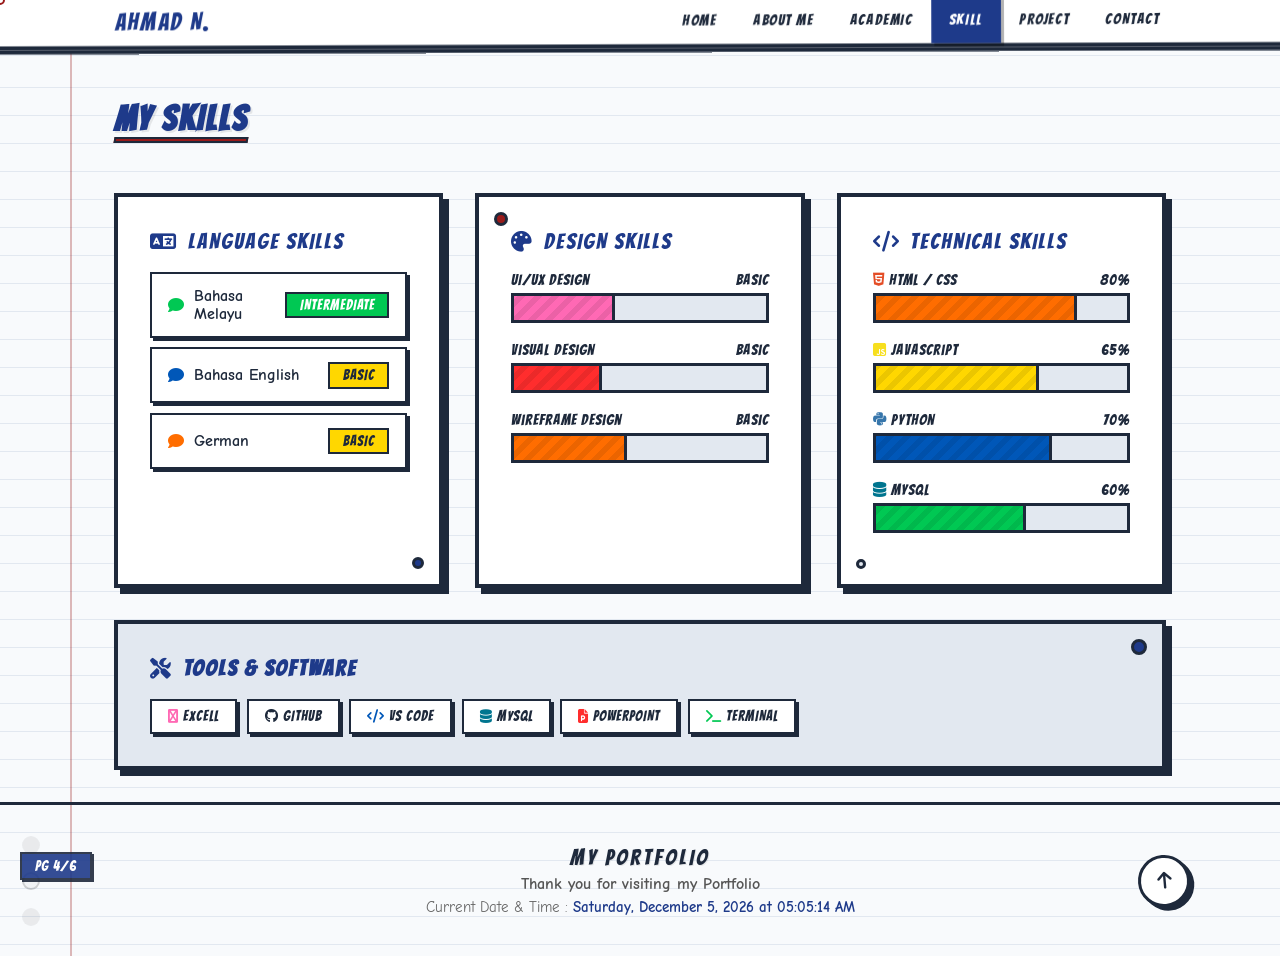
<file: skill.html>
<!DOCTYPE html>
<html lang="en">
<head>
<meta charset="UTF-8">
<meta name="viewport" content="width=device-width, initial-scale=1.0">
<title>Ahmad Naufal — Skills</title>
<link href="https://fonts.googleapis.com/css2?family=Bangers&family=Comic+Neue:wght@400;700&display=swap" rel="stylesheet">
<link rel="stylesheet" href="https://cdnjs.cloudflare.com/ajax/libs/font-awesome/6.5.0/css/all.min.css">
<link rel="stylesheet" href="skill.css">
</head>
<body>

<div class="cursor-dot" id="cursorDot"></div>
<div class="page-indicator">PG 4/6</div>

<nav class="comic-nav" role="navigation" aria-label="Main navigation">
  <div class="nav-inner">
    <div class="nav-logo" onclick="location.href='index.html'" tabindex="0" role="button">AHMAD N.</div>
    <button class="nav-toggle" id="navToggle" aria-label="Toggle menu"><i class="fas fa-bars"></i> MENU</button>
    <div class="nav-links" id="navLinks" role="menubar">
      <a class="nav-link" href="index.html" role="menuitem">Home</a>
      <a class="nav-link" href="aboutme.html" role="menuitem">About Me</a>
      <a class="nav-link" href="academic.html" role="menuitem">Academic</a>
      <a class="nav-link active" href="skill.html" role="menuitem">Skill</a>
      <a class="nav-link" href="project.html" role="menuitem">Project</a>
      <a class="nav-link" href="contact.html" role="menuitem">Contact</a>
    </div>
  </div>
</nav>

<main class="container">
  <div class="reveal">
    <h2 class="section-title">My Skills</h2>
  </div>

  <div class="skills-grid">
    <div class="panel panel-skew reveal">
      <div class="skill-category-title">
        <i class="fas fa-language" style="font-size:1.3rem;"></i> Language Skills
      </div>
      <div class="lang-item">
        <span class="lang-name"><i class="fas fa-comment" style="color:var(--green);"></i> Bahasa Melayu</span>
        <span class="lang-level intermediate">Intermediate</span>
      </div>
      <div class="lang-item">
        <span class="lang-name"><i class="fas fa-comment" style="color:var(--blue);"></i> Bahasa English</span>
        <span class="lang-level basic">Basic</span>
      </div>
      <div class="lang-item">
        <span class="lang-name"><i class="fas fa-comment" style="color:var(--orange);"></i> German</span>
        <span class="lang-level basic">Basic</span>
      </div>
      <div class="float-dot" style="width:12px;height:12px;background:var(--primary);bottom:15px;right:15px;" aria-hidden="true"></div>
    </div>

    <div class="panel panel-skew-r reveal" style="animation-delay:0.1s;">
      <div class="skill-category-title">
        <i class="fas fa-palette" style="font-size:1.3rem;"></i> Design Skills
      </div>
      <div class="skill-bar-wrap">
        <div class="skill-bar-label"><span>UI/UX Design</span><span>Basic</span></div>
        <div class="skill-bar"><div class="skill-bar-fill" data-width="40" style="background:var(--pink);"></div></div>
      </div>
      <div class="skill-bar-wrap">
        <div class="skill-bar-label"><span>Visual Design</span><span>Basic</span></div>
        <div class="skill-bar"><div class="skill-bar-fill" data-width="35" style="background:var(--red);"></div></div>
      </div>
      <div class="skill-bar-wrap">
        <div class="skill-bar-label"><span>Wireframe Design</span><span>Basic</span></div>
        <div class="skill-bar"><div class="skill-bar-fill" data-width="45" style="background:var(--orange);"></div></div>
      </div>
      <div class="float-dot" style="width:14px;height:14px;background:var(--accent);top:15px;left:15px;" aria-hidden="true"></div>
    </div>

    <div class="panel panel-skew reveal" style="animation-delay:0.2s;">
      <div class="skill-category-title">
        <i class="fas fa-code" style="font-size:1.3rem;"></i> Technical Skills
      </div>
      <div class="skill-bar-wrap">
        <div class="skill-bar-label"><span><i class="fab fa-html5" style="color:#E44D26;"></i> HTML / CSS</span><span>80%</span></div>
        <div class="skill-bar"><div class="skill-bar-fill" data-width="80" style="background:var(--orange);"></div></div>
      </div>
      <div class="skill-bar-wrap">
        <div class="skill-bar-label"><span><i class="fab fa-js-square" style="color:#F7DF1E;"></i> JavaScript</span><span>65%</span></div>
        <div class="skill-bar"><div class="skill-bar-fill" data-width="65" style="background:var(--yellow);"></div></div>
      </div>
      <div class="skill-bar-wrap">
        <div class="skill-bar-label"><span><i class="fab fa-python" style="color:#3776AB;"></i> Python</span><span>70%</span></div>
        <div class="skill-bar"><div class="skill-bar-fill" data-width="70" style="background:var(--blue);"></div></div>
      </div>
      <div class="skill-bar-wrap">
        <div class="skill-bar-label"><span><i class="fas fa-database" style="color:#00758F;"></i> MySQL</span><span>60%</span></div>
        <div class="skill-bar"><div class="skill-bar-fill" data-width="60" style="background:var(--green);"></div></div>
      </div>
      <div class="float-dot" style="width:10px;height:10px;background:var(--bg-lines);bottom:15px;left:15px;" aria-hidden="true"></div>
    </div>
  </div>

  <div class="panel panel-skew-r reveal" style="margin-top:2rem; background:var(--bg-lines);">
    <h3 class="skill-category-title">
      <i class="fas fa-tools" style="font-size:1.3rem;"></i> Tools & Software
    </h3>
    <div style="display:flex; flex-wrap:wrap; gap:0.6rem;">
      <span style="font-family:var(--font-comic);font-size:0.85rem;letter-spacing:1px;padding:0.5rem 1rem;border:2px solid var(--ink);background:var(--white);box-shadow:3px 3px 0 var(--ink);text-transform:uppercase;transition:all 0.2s;cursor:default;" onmouseover="this.style.transform='rotate(-3deg) scale(1.05)';this.style.boxShadow='5px 5px 0 var(--ink)'" onmouseout="this.style.transform='';this.style.boxShadow='3px 3px 0 var(--ink)'">
        <i class="fab fa-file-excel" style="color:var(--pink);"></i> excell
      </span>
      <span style="font-family:var(--font-comic);font-size:0.85rem;letter-spacing:1px;padding:0.5rem 1rem;border:2px solid var(--ink);background:var(--white);box-shadow:3px 3px 0 var(--ink);text-transform:uppercase;transition:all 0.2s;cursor:default;" onmouseover="this.style.transform='rotate(-3deg) scale(1.05)';this.style.boxShadow='5px 5px 0 var(--ink)'" onmouseout="this.style.transform='';this.style.boxShadow='3px 3px 0 var(--ink)'">
        <i class="fab fa-github" style="color:var(--ink);"></i> GitHub
      </span>
      <span style="font-family:var(--font-comic);font-size:0.85rem;letter-spacing:1px;padding:0.5rem 1rem;border:2px solid var(--ink);background:var(--white);box-shadow:3px 3px 0 var(--ink);text-transform:uppercase;transition:all 0.2s;cursor:default;" onmouseover="this.style.transform='rotate(-3deg) scale(1.05)';this.style.boxShadow='5px 5px 0 var(--ink)'" onmouseout="this.style.transform='';this.style.boxShadow='3px 3px 0 var(--ink)'">
        <i class="fas fa-code" style="color:var(--blue);"></i> VS Code
      </span>
      <span style="font-family:var(--font-comic);font-size:0.85rem;letter-spacing:1px;padding:0.5rem 1rem;border:2px solid var(--ink);background:var(--white);box-shadow:3px 3px 0 var(--ink);text-transform:uppercase;transition:all 0.2s;cursor:default;" onmouseover="this.style.transform='rotate(-3deg) scale(1.05)';this.style.boxShadow='5px 5px 0 var(--ink)'" onmouseout="this.style.transform='';this.style.boxShadow='3px 3px 0 var(--ink)'">
        <i class="fas fa-database" style="color:#00758F;"></i> MySQL
      </span>
      <span style="font-family:var(--font-comic);font-size:0.85rem;letter-spacing:1px;padding:0.5rem 1rem;border:2px solid var(--ink);background:var(--white);box-shadow:3px 3px 0 var(--ink);text-transform:uppercase;transition:all 0.2s;cursor:default;" onmouseover="this.style.transform='rotate(-3deg) scale(1.05)';this.style.boxShadow='5px 5px 0 var(--ink)'" onmouseout="this.style.transform='';this.style.boxShadow='3px 3px 0 var(--ink)'">
        <i class="fas fa-file-powerpoint" style="color:var(--red);"></i> powerpoint
      </span>
      <span style="font-family:var(--font-comic);font-size:0.85rem;letter-spacing:1px;padding:0.5rem 1rem;border:2px solid var(--ink);background:var(--white);box-shadow:3px 3px 0 var(--ink);text-transform:uppercase;transition:all 0.2s;cursor:default;" onmouseover="this.style.transform='rotate(-3deg) scale(1.05)';this.style.boxShadow='5px 5px 0 var(--ink)'" onmouseout="this.style.transform='';this.style.boxShadow='3px 3px 0 var(--ink)'">
        <i class="fas fa-terminal" style="color:var(--green);"></i> Terminal
      </span>
    </div>
    <div class="float-dot" style="width:16px;height:16px;background:var(--primary);top:15px;right:15px;" aria-hidden="true"></div>
  </div>
</main>

<footer class="notebook-footer">
  <div class="footer-inner">
    <div class="footer-text">
      <p class="footer-line-1">My Portfolio</p>
      <p class="footer-line-2">Thank you for visiting my Portfolio</p>
      <p class="footer-line-3">Current Date &amp; Time : <span id="liveDateTime">--</span></p>
    </div>
    <button class="back-to-top-btn" id="backToTop" aria-label="Back to top" title="Back to top">
      <i class="fas fa-arrow-up"></i>
    </button>
  </div>
</footer>

<script>
  document.getElementById('navToggle').addEventListener('click',function(){document.getElementById('navLinks').classList.toggle('open');});
  const ro=new IntersectionObserver(e=>{e.forEach(x=>{if(x.isIntersecting){x.target.classList.add('visible');
    x.target.querySelectorAll('.skill-bar-fill').forEach(b=>{const w=b.dataset.width;if(w){b.style.width='0%';requestAnimationFrame(()=>requestAnimationFrame(()=>{b.style.width=w+'%';}));}});
  }});},{threshold:0.15});
  document.querySelectorAll('.reveal').forEach(el=>ro.observe(el));
  const dot=document.getElementById('cursorDot');let mx=0,my=0,dx=0,dy=0;
  document.addEventListener('mousemove',e=>{mx=e.clientX;my=e.clientY;});
  (function c(){dx+=(mx-dx)*.15;dy+=(my-dy)*.15;dot.style.left=(dx-5)+'px';dot.style.top=(dy-5)+'px';requestAnimationFrame(c);})();
  if('ontouchstart'in window)dot.style.display='none';

  // Back to top
  document.getElementById('backToTop').addEventListener('click', function() {
    window.scrollTo({ top: 0, behavior: 'smooth' });
  });

  // Live date & time
  function updateDateTime() {
    const now = new Date();
    const options = {
      weekday: 'long', year: 'numeric', month: 'long', day: 'numeric',
      hour: '2-digit', minute: '2-digit', second: '2-digit'
    };
    document.getElementById('liveDateTime').textContent = now.toLocaleDateString('en-US', options);
  }
  updateDateTime();
  setInterval(updateDateTime, 1000);
</script>
</body>
</html>
</file>
<file: index.css>
:root {
  --bg-main: #F8FAFC; /* Pale cool grey */
  --bg-lines: #E2E8F0;
  --white: #FFFFFF;
  --ink: #1E293B; /* Slate acting as black */
  
  /* Theme Colors */
  --primary: #1E3A8A; /* Navy Blue */
  --accent: #991B1B; /* Crimson Red */
  
  --font-comic: 'Bangers', cursive;
  --font-body: 'Comic Neue', cursive;
}
*, *::before, *::after { box-sizing: border-box; margin: 0; padding: 0; }
html { scroll-behavior: smooth; }

body {
  font-family: var(--font-body); color: var(--ink); min-height: 100vh;
  background-color: var(--bg-main);
  background-image: repeating-linear-gradient(transparent, transparent 27px, var(--bg-lines) 27px, var(--bg-lines) 28px);
  background-position: 0 60px; overflow-x: hidden;
}
a { text-decoration: none; color: inherit; }
button { cursor: pointer; border: none; font-family: inherit; }

body::before {
  content: ''; position: fixed; inset: 0; z-index: -1;
  background-image: radial-gradient(circle, var(--ink) 0.6px, transparent 0.6px);
  background-size: 14px 14px; opacity: 0.03; pointer-events: none;
}
body::after {
  content: ''; position: fixed; top: 0; bottom: 0; left: 70px; width: 2px;
  background: rgba(153, 27, 27, 0.3); z-index: -1; pointer-events: none;
}

.comic-nav {
  position: fixed; top: 0; left: 0; right: 0; z-index: 1000;
  background: var(--white); border-bottom: 4px solid var(--ink);
  box-shadow: 0 4px 0 var(--ink); transform: rotate(-0.2deg) scale(1.01); transform-origin: top left;
}
.nav-inner {
  max-width: 1100px; margin: 0 auto; display: flex; align-items: center; justify-content: space-between; padding: 0 1.5rem;
}
.nav-logo { font-family: var(--font-comic); font-size: 1.5rem; letter-spacing: 2px; color: var(--primary); text-shadow: 1px 1px 0 var(--white); cursor: pointer; padding: 0.6rem 0; }
.nav-links { display: flex; gap: 0; }
.nav-link { font-family: var(--font-comic); font-size: 0.95rem; letter-spacing: 1.5px; padding: 0.8rem 1rem; color: var(--ink); text-transform: uppercase; transition: all 0.2s; border: 2px solid transparent; }
.nav-link:hover { background: var(--ink); color: var(--white); transform: skewX(-5deg); }
.nav-link.active { background: var(--primary); color: var(--white); box-shadow: 3px 3px 0 rgba(0,0,0,0.3); }
.nav-toggle { display: none; background: var(--ink); color: var(--white); font-family: var(--font-comic); font-size: 1.2rem; padding: 0.5rem 1rem; letter-spacing: 1px; border: 3px solid var(--ink); border-radius: 4px; }

.panel { background: var(--white); border: 4px solid var(--ink); box-shadow: 6px 6px 0 var(--ink); padding: 2rem; position: relative; transition: transform 0.25s, box-shadow 0.25s; }
.panel:hover { transform: translate(-2px, -2px); box-shadow: 8px 8px 0 var(--ink); }

.comic-btn { font-family: var(--font-comic); font-size: 1.1rem; letter-spacing: 2px; text-transform: uppercase; padding: 0.8rem 2rem; border: 3px solid var(--ink); box-shadow: 4px 4px 0 var(--ink); background: var(--primary); color: var(--white); transition: all 0.15s; display: inline-block; }
.comic-btn:hover { transform: translate(-2px, -2px); box-shadow: 6px 6px 0 var(--ink); background: var(--accent); color: var(--white); }
.comic-btn:active { transform: translate(2px, 2px); box-shadow: 1px 1px 0 var(--ink); }
.comic-btn.btn-alt { background: var(--white); color: var(--ink); }
.comic-btn.btn-alt:hover { background: var(--primary); color: var(--white); }

.hero { min-height: 100vh; display: flex; align-items: center; padding: 100px 1.5rem 2rem; }
.hero-inner { max-width: 1100px; margin: 0 auto; width: 100%; display: grid; grid-template-columns: 1fr 1.3fr; gap: 3rem; align-items: center; }
.hero-image-panel { transform: rotate(-2deg); }
.hero-image { width: 100%; aspect-ratio: 3/4; border: 4px solid var(--ink); box-shadow: 8px 8px 0 var(--ink); overflow: hidden; background: var(--bg-lines); display: flex; align-items: center; justify-content: center; }
.hero-image img { width: 100%; height: 100%; object-fit: cover; object-position: center top; }
.hero-text-panel { transform: rotate(1deg); }

.hero-text-content { text-align: center; display: flex; flex-direction: column; align-items: center; }
.hero-greeting { font-family: var(--font-comic); font-size: 1.8rem; letter-spacing: 3px; color: var(--accent); text-transform: uppercase; margin-bottom: 0.5rem; text-shadow: 1px 1px 0 rgba(0,0,0,0.08); }
.hero-name { font-family: var(--font-comic); font-size: clamp(2.5rem, 5vw, 4rem); letter-spacing: 3px; text-transform: uppercase; line-height: 1.1; text-shadow: 1px 2.5px 0 var(--bg-lines); margin-bottom: 0.5rem; color: var(--primary); }
.hero-role { font-family: var(--font-comic); font-size: clamp(1.2rem, 2.5vw, 1.8rem); letter-spacing: 2px; color: var(--ink); margin-bottom: 1.5rem; }
.hero-buttons { display: flex; gap: 1rem; flex-wrap: wrap; justify-content: center; }
.float-dot { position: absolute; border-radius: 50%; border: 3px solid var(--ink); pointer-events: none; }

.notebook-footer { position: relative; background-color: var(--bg-main); background-image: repeating-linear-gradient(transparent, transparent 27px, var(--bg-lines) 27px, var(--bg-lines) 28px); background-position: 0 0; border-top: 3px solid var(--ink); padding: 2.5rem 1.5rem; }
.notebook-footer::before { content: ''; position: absolute; top: 0; bottom: 0; left: 70px; width: 2px; background: rgba(153, 27, 27, 0.3); pointer-events: none; }
.notebook-footer::after { content: ''; position: absolute; left: 22px; top: 50%; transform: translateY(-50%); width: 18px; height: 18px; border-radius: 50%; border: 2px solid rgba(0,0,0,0.15); background: rgba(0,0,0,0.03); box-shadow: 0 -36px 0 0 rgba(0,0,0,0.03), 0 -36px 0 0 rgba(0,0,0,0.03), 0 36px 0 0 rgba(0,0,0,0.03), 0 36px 0 0 rgba(0,0,0,0.03); pointer-events: none; }

.footer-inner { max-width: 1100px; margin: 0 auto; display: flex; flex-direction: column; align-items: center; justify-content: center; position: relative; text-align: center; gap: 1.5rem; }
.footer-text { display: flex; flex-direction: column; gap: 0.35rem; align-items: center; }
.footer-line-1 { font-family: var(--font-comic); font-size: 1.4rem; letter-spacing: 3px; text-transform: uppercase; color: var(--ink); text-shadow: 1px 1px 0 rgba(0,0,0,0.08); }
.footer-line-2 { font-family: var(--font-body); font-size: 1rem; font-weight: 700; color: #555; }
.footer-line-3 { font-family: var(--font-body); font-size: 0.95rem; color: #666; }
.footer-line-3 #liveDateTime { font-weight: 700; color: var(--primary); }

.back-to-top-btn { flex-shrink: 0; width: 52px; height: 52px; border-radius: 50%; border: 3px solid var(--ink); box-shadow: 4px 4px 0 var(--ink); background: var(--white); color: var(--ink); font-size: 1.2rem; display: flex; align-items: center; justify-content: center; transition: all 0.15s; transform: rotate(-5deg); }
.back-to-top-btn:hover { transform: rotate(-5deg) translate(-2px, -2px); box-shadow: 6px 6px 0 var(--ink); background: var(--primary); color: var(--white); }
.back-to-top-btn:active { transform: rotate(-5deg) translate(2px, 2px); box-shadow: 1px 1px 0 var(--ink); }

@media (min-width: 801px) {
  .back-to-top-btn { position: absolute; right: 0; top: 50%; transform: translateY(-50%) rotate(-5deg); }
  .back-to-top-btn:hover { transform: translateY(-50%) rotate(-5deg) translate(-2px, -2px); }
  .back-to-top-btn:active { transform: translateY(-50%) rotate(-5deg) translate(2px, 2px); }
}

.page-indicator { position: fixed; bottom: 20px; left: 20px; font-family: var(--font-comic); font-size: 0.85rem; letter-spacing: 1px; color: var(--white); background: var(--primary); border: 2px solid var(--ink); padding: 0.3rem 0.8rem; box-shadow: 2px 2px 0 var(--ink); z-index: 999; opacity: 0.9; }
.cursor-dot { position: fixed; width: 10px; height: 10px; border-radius: 50%; border: 2px solid var(--accent); pointer-events: none; z-index: 9999; mix-blend-mode: multiply; }
.reveal { opacity: 0; transform: translateY(30px); transition: all 0.7s cubic-bezier(0.22, 1, 0.36, 1); }
.reveal.visible { opacity: 1; transform: translateY(0); }

@media (max-width: 800px) {
  .hero-inner { grid-template-columns: 1fr; text-align: center; }
  .hero-image-panel { transform: rotate(-1deg); max-width: 280px; margin: 0 auto; }
  .hero-text-panel { transform: rotate(0.5deg); }
  .nav-links { display: none; width: 100%; flex-direction: column; background: var(--white); border-top: 3px solid var(--ink); }
  .nav-links.open { display: flex; }
  .nav-toggle { display: block; }
  .notebook-footer { padding: 2rem 1.5rem 2rem 2.5rem; }
  .notebook-footer::after { display: none; }
  .back-to-top-btn { position: static; transform: rotate(-5deg); width: 46px; height: 46px; font-size: 1rem; }
}
@media (prefers-reduced-motion: reduce) { *, *::before, *::after { animation-duration: 0.01ms !important; transition-duration: 0.01ms !important; } }
</file>
<file: aboutme.css>
:root {
  /* Corporate Trust Theme Colors */
  --bg-main: #F8FAFC; /* Pale cool grey */
  --bg-lines: #E2E8F0;
  --white: #FFFFFF;
  --ink: #1E293B; /* Slate acting as black */
  
  --primary: #1E3A8A; /* Navy Blue */
  --accent: #991B1B; /* Crimson Red */
  
  --font-comic: 'Bangers', cursive;
  --font-body: 'Comic Neue', cursive;
}

*, *::before, *::after { box-sizing: border-box; margin: 0; padding: 0; }
html { scroll-behavior: smooth; }
body {
  font-family: var(--font-body); color: var(--ink);
  min-height: 100vh;
  background-color: var(--bg-main);
  background-image: repeating-linear-gradient(transparent, transparent 27px, var(--bg-lines) 27px, var(--bg-lines) 28px);
  background-position: 0 60px;
  overflow-x: hidden;
}

body::before {
  content: ''; position: fixed; inset: 0; z-index: -1;
  background-image: radial-gradient(circle, var(--ink) 0.6px, transparent 0.6px);
  background-size: 14px 14px; opacity: 0.03; pointer-events: none;
}
body::after {
  content: ''; position: fixed; top: 0; bottom: 0; left: 70px;
  width: 2px; background: rgba(153, 27, 27, 0.3); /* Crimson margin line */
  z-index: -1; pointer-events: none;
}
a { text-decoration: none; color: inherit; }
button { cursor: pointer; border: none; font-family: inherit; }

.comic-nav {
  position: fixed; top: 0; left: 0; right: 0; z-index: 1000;
  background: var(--white); border-bottom: 4px solid var(--ink);
  box-shadow: 0 4px 0 var(--ink);
  transform: rotate(-0.2deg) scale(1.01); transform-origin: top left;
}
.nav-inner {
  max-width: 1100px; margin: 0 auto;
  display: flex; align-items: center; justify-content: space-between; padding: 0 1.5rem;
}
.nav-logo {
  font-family: var(--font-comic); font-size: 1.5rem;
  letter-spacing: 2px; color: var(--primary);
  text-shadow: 1px 1px 0 var(--white); cursor: pointer; padding: 0.6rem 0;
}
.nav-links { display: flex; gap: 0; }
.nav-link {
  font-family: var(--font-comic); font-size: 0.95rem;
  letter-spacing: 1.5px; padding: 0.8rem 1rem;
  color: var(--ink); text-transform: uppercase; transition: all 0.2s;
  border: 2px solid transparent;
}
.nav-link:hover { background: var(--ink); color: var(--white); transform: skewX(-5deg); }
.nav-link.active { background: var(--primary); color: var(--white); box-shadow: 3px 3px 0 rgba(0,0,0,0.3); }
.nav-toggle {
  display: none; background: var(--ink); color: var(--white);
  font-family: var(--font-comic); font-size: 1.2rem;
  padding: 0.5rem 1rem; letter-spacing: 1px;
  border: 3px solid var(--ink); border-radius: 4px;
}

.panel {
  background: var(--white); border: 4px solid var(--ink);
  box-shadow: 6px 6px 0 var(--ink); padding: 2rem;
  position: relative; transition: transform 0.25s, box-shadow 0.25s;
}
.panel:hover { transform: translate(-2px, -2px); box-shadow: 8px 8px 0 var(--ink); }
.panel-skew { transform: rotate(-1.5deg); }
.panel-skew:hover { transform: rotate(-1.5deg) translate(-2px, -2px); }
.panel-skew-r { transform: rotate(1deg); }
.panel-skew-r:hover { transform: rotate(1deg) translate(-2px, -2px); }

.comic-btn {
  font-family: var(--font-comic); font-size: 1.1rem;
  letter-spacing: 2px; text-transform: uppercase;
  padding: 0.8rem 2rem; border: 3px solid var(--ink);
  box-shadow: 4px 4px 0 var(--ink); background: var(--primary);
  color: var(--white); transition: all 0.15s; display: inline-block;
}
.comic-btn:hover { transform: translate(-2px, -2px); box-shadow: 6px 6px 0 var(--ink); background: var(--accent); color: var(--white); }
.comic-btn:active { transform: translate(2px, 2px); box-shadow: 1px 1px 0 var(--ink); }
.comic-btn.btn-alt { background: var(--white); color: var(--ink); }
.comic-btn.btn-alt:hover { background: var(--primary); color: var(--white); }

.section-title {
  font-family: var(--font-comic); font-size: 2.2rem;
  letter-spacing: 2px; text-transform: uppercase;
  margin-bottom: 1.5rem; position: relative; display: inline-block;
  text-shadow: 2px 2px 0 rgba(0,0,0,0.08); color: var(--primary);
}
.section-title::after {
  content: ''; position: absolute; bottom: -6px; left: 0;
  width: 100%; height: 6px; background: var(--accent);
  border: 2px solid var(--ink); transform: skewX(-10deg);
}

.bubble {
  position: relative; background: var(--white);
  border: 3px solid var(--ink); border-radius: 30px;
  padding: 1.2rem 1.8rem; font-weight: 700;
  box-shadow: 3px 3px 0 var(--ink);
}
.bubble::after {
  content: ''; position: absolute; bottom: -20px; left: 40px;
  width: 0; height: 0;
  border-left: 15px solid transparent; border-right: 15px solid transparent;
  border-top: 20px solid var(--ink);
}
.bubble::before {
  content: ''; position: absolute; bottom: -15px; left: 43px;
  width: 0; height: 0;
  border-left: 12px solid transparent; border-right: 12px solid transparent;
  border-top: 17px solid var(--white); z-index: 1;
}

.container { max-width: 1100px; margin: 0 auto; padding: 100px 1.5rem 2rem; }
.about-grid { display: grid; grid-template-columns: 1fr 1.6fr; gap: 2rem; align-items: start; }

.about-photo {
  width: 100%; aspect-ratio: 3/4;
  border: 4px solid var(--ink); box-shadow: 6px 6px 0 var(--ink);
  overflow: hidden; background: var(--bg-lines);
  display: flex; align-items: center; justify-content: center;
}
.about-photo img {
  width: 100%; height: 100%; object-fit: cover; object-position: center top;
}

.detail-item {
  display: flex; align-items: center; gap: 0.8rem;
  font-weight: 700; padding: 0.6rem 1rem;
  background: var(--white); border: 2px solid var(--ink);
  box-shadow: 3px 3px 0 var(--ink); transition: all 0.2s;
  margin-bottom: 0.6rem; color: #444;
}
.detail-item:hover { transform: translate(-2px, -2px); box-shadow: 5px 5px 0 var(--ink); background: var(--bg-main); color: var(--primary); }
.detail-item i { width: 28px; text-align: center; color: var(--accent); font-size: 1rem; }

.social-row { display: flex; gap: 0.8rem; margin-top: 1rem; flex-wrap: wrap; }
.social-icon {
  width: 48px; height: 48px; border: 3px solid var(--ink);
  box-shadow: 3px 3px 0 var(--ink); display: flex;
  align-items: center; justify-content: center; font-size: 1.2rem;
  transition: all 0.2s; background: var(--white);
}
.social-icon:hover { transform: translate(-2px, -2px) rotate(-5deg); box-shadow: 5px 5px 0 var(--ink); }

.quality-tag {
  font-family: var(--font-comic); font-size: 0.8rem;
  letter-spacing: 1px; padding: 0.4rem 0.8rem;
  border: 2px solid var(--ink); text-transform: uppercase;
  display: inline-block; margin: 0.3rem;
  transition: all 0.2s; color: var(--white);
}
.quality-tag:hover { transform: rotate(-3deg) scale(1.05); box-shadow: 2px 2px 0 var(--ink); }

.float-dot {
  position: absolute; border-radius: 50%;
  border: 3px solid var(--ink); pointer-events: none;
}

.notebook-footer {
  position: relative;
  background-color: var(--bg-main);
  background-image: repeating-linear-gradient(transparent, transparent 27px, var(--bg-lines) 27px, var(--bg-lines) 28px);
  background-position: 0 0;
  border-top: 3px solid var(--ink);
  padding: 2.5rem 1.5rem;
}
.notebook-footer::before {
  content: ''; position: absolute; top: 0; bottom: 0; left: 70px;
  width: 2px; background: rgba(153, 27, 27, 0.3); pointer-events: none;
}
.notebook-footer::after {
  content: ''; position: absolute; left: 22px; top: 50%;
  transform: translateY(-50%); width: 18px; height: 18px;
  border-radius: 50%; border: 2px solid rgba(0,0,0,0.15);
  background: rgba(0,0,0,0.03);
  box-shadow: 0 -36px 0 0 rgba(0,0,0,0.03), 0 -36px 0 0 rgba(0,0,0,0.03), 0 36px 0 0 rgba(0,0,0,0.03), 0 36px 0 0 rgba(0,0,0,0.03);
  pointer-events: none;
}

.footer-inner {
  max-width: 1100px; margin: 0 auto;
  display: flex; flex-direction: column; align-items: center; justify-content: center;
  position: relative; text-align: center; gap: 1.5rem;
}

.footer-text { display: flex; flex-direction: column; gap: 0.35rem; align-items: center; }
.footer-line-1 {
  font-family: var(--font-comic); font-size: 1.4rem;
  letter-spacing: 3px; text-transform: uppercase;
  color: var(--ink); text-shadow: 1px 1px 0 rgba(0,0,0,0.08);
}
.footer-line-2 { font-family: var(--font-body); font-size: 1rem; font-weight: 700; color: #555; }
.footer-line-3 { font-family: var(--font-body); font-size: 0.95rem; color: #666; }
.footer-line-3 #liveDateTime { font-weight: 700; color: var(--primary); }

.back-to-top-btn {
  flex-shrink: 0; width: 52px; height: 52px;
  border-radius: 50%; border: 3px solid var(--ink);
  box-shadow: 4px 4px 0 var(--ink); background: var(--white);
  color: var(--ink); font-size: 1.2rem; display: flex;
  align-items: center; justify-content: center; transition: all 0.15s;
  transform: rotate(-5deg);
}
.back-to-top-btn:hover {
  transform: rotate(-5deg) translate(-2px, -2px); box-shadow: 6px 6px 0 var(--ink);
  background: var(--primary); color: var(--white);
}
.back-to-top-btn:active { transform: rotate(-5deg) translate(2px, 2px); box-shadow: 1px 1px 0 var(--ink); }

@media (min-width: 801px) {
  .back-to-top-btn { position: absolute; right: 0; top: 50%; transform: translateY(-50%) rotate(-5deg); }
  .back-to-top-btn:hover { transform: translateY(-50%) rotate(-5deg) translate(-2px, -2px); }
  .back-to-top-btn:active { transform: translateY(-50%) rotate(-5deg) translate(2px, 2px); }
}

.page-indicator {
  position: fixed; bottom: 20px; left: 20px;
  font-family: var(--font-comic); font-size: 0.85rem;
  letter-spacing: 1px; color: var(--white);
  background: var(--primary); border: 2px solid var(--ink);
  padding: 0.3rem 0.8rem; box-shadow: 2px 2px 0 var(--ink);
  z-index: 999; opacity: 0.9;
}
.cursor-dot {
  position: fixed; width: 10px; height: 10px;
  border-radius: 50%; border: 2px solid var(--accent);
  pointer-events: none; z-index: 9999; mix-blend-mode: multiply;
}
.reveal { opacity: 0; transform: translateY(30px); transition: all 0.7s cubic-bezier(0.22,1,0.36,1); }
.reveal.visible { opacity: 1; transform: translateY(0); }

@media (max-width: 800px) {
  .about-grid { grid-template-columns: 1fr; }
  .nav-links { display: none; width: 100%; flex-direction: column; background: var(--white); border-top: 3px solid var(--ink); }
  .nav-links.open { display: flex; }
  .nav-toggle { display: block; }

  .notebook-footer { padding: 2rem 1.5rem 2rem 2.5rem; }
  .notebook-footer::after { display: none; }
  .back-to-top-btn { position: static; transform: rotate(-5deg); width: 46px; height: 46px; font-size: 1rem; }
}
@media (prefers-reduced-motion: reduce) { *, *::before, *::after { animation-duration: 0.01ms !important; transition-duration: 0.01ms !important; } }
</file>
<file: academic.css>
:root {
  /* Corporate Trust Theme Colors */
  --bg-main: #F8FAFC; /* Pale cool grey */
  --bg-lines: #E2E8F0;
  --white: #FFFFFF;
  --ink: #1E293B; /* Slate acting as black */
  
  --primary: #1E3A8A; /* Navy Blue */
  --accent: #991B1B; /* Crimson Red */
  
  --font-comic: 'Bangers', cursive;
  --font-body: 'Comic Neue', cursive;
}

*, *::before, *::after { box-sizing: border-box; margin: 0; padding: 0; }
html { scroll-behavior: smooth; }

body {
  font-family: var(--font-body); color: var(--ink);
  min-height: 100vh;
  background-color: var(--bg-main);
  background-image: repeating-linear-gradient(transparent, transparent 27px, var(--bg-lines) 27px, var(--bg-lines) 28px);
  background-position: 0 60px;
  overflow-x: hidden;
}

body::before {
  content: ''; position: fixed; inset: 0; z-index: -1;
  background-image: radial-gradient(circle, var(--ink) 0.6px, transparent 0.6px);
  background-size: 14px 14px; opacity: 0.03; pointer-events: none;
}
body::after {
  content: ''; position: fixed; top: 0; bottom: 0; left: 70px;
  width: 2px; background: rgba(153, 27, 27, 0.3); /* Crimson margin line */
  z-index: -1; pointer-events: none;
}
a { text-decoration: none; color: inherit; }
button { cursor: pointer; border: none; font-family: inherit; }

.comic-nav {
  position: fixed; top: 0; left: 0; right: 0; z-index: 1000;
  background: var(--white); border-bottom: 4px solid var(--ink);
  box-shadow: 0 4px 0 var(--ink);
  transform: rotate(-0.2deg) scale(1.01); transform-origin: top left;
}
.nav-inner {
  max-width: 1100px; margin: 0 auto;
  display: flex; align-items: center; justify-content: space-between; padding: 0 1.5rem;
}
.nav-logo {
  font-family: var(--font-comic); font-size: 1.5rem;
  letter-spacing: 2px; color: var(--primary);
  text-shadow: 1px 1px 0 var(--white); cursor: pointer; padding: 0.6rem 0;
}
.nav-links { display: flex; gap: 0; }
.nav-link {
  font-family: var(--font-comic); font-size: 0.95rem;
  letter-spacing: 1.5px; padding: 0.8rem 1rem;
  color: var(--ink); text-transform: uppercase; transition: all 0.2s;
  border: 2px solid transparent;
}
.nav-link:hover { background: var(--ink); color: var(--white); transform: skewX(-5deg); }
.nav-link.active { background: var(--primary); color: var(--white); box-shadow: 3px 3px 0 rgba(0,0,0,0.3); }
.nav-toggle {
  display: none; background: var(--ink); color: var(--white);
  font-family: var(--font-comic); font-size: 1.2rem;
  padding: 0.5rem 1rem; letter-spacing: 1px;
  border: 3px solid var(--ink); border-radius: 4px;
}

.panel {
  background: var(--white); border: 4px solid var(--ink);
  box-shadow: 6px 6px 0 var(--ink); padding: 2rem;
  position: relative; transition: transform 0.25s, box-shadow 0.25s;
}
.panel:hover { transform: translate(-2px, -2px); box-shadow: 8px 8px 0 var(--ink); }
.panel-skew { transform: rotate(-1.5deg); }
.panel-skew:hover { transform: rotate(-1.5deg) translate(-2px, -2px); }
.panel-skew-r { transform: rotate(1deg); }
.panel-skew-r:hover { transform: rotate(1deg) translate(-2px, -2px); }

.section-title {
  font-family: var(--font-comic); font-size: 2.2rem;
  letter-spacing: 2px; text-transform: uppercase;
  margin-bottom: 1.5rem; position: relative; display: inline-block;
  text-shadow: 2px 2px 0 rgba(0,0,0,0.08); color: var(--primary);
}
.section-title::after {
  content: ''; position: absolute; bottom: -6px; left: 0;
  width: 100%; height: 6px; background: var(--accent);
  border: 2px solid var(--ink); transform: skewX(-10deg);
}

.container { max-width: 1100px; margin: 0 auto; padding: 100px 1.5rem 2rem; }

.timeline { position: relative; padding-left: 3rem; }
.timeline::before {
  content: ''; position: absolute; left: 12px; top: 0; bottom: 0;
  width: 4px; background: var(--ink); border-radius: 2px;
}
.timeline-item { position: relative; margin-bottom: 2.5rem; }
.timeline-dot {
  position: absolute; left: -2.35rem; top: 0.5rem; width: 20px; height: 20px;
  background: var(--accent); border: 3px solid var(--ink); border-radius: 50%; z-index: 2;
}
.timeline-year {
  font-family: var(--font-comic); font-size: 1.4rem; letter-spacing: 2px;
  color: var(--accent); text-shadow: 1px 1px 0 rgba(0,0,0,0.05); margin-bottom: 0.3rem;
}
.timeline-degree { font-family: var(--font-comic); font-size: 1.2rem; letter-spacing: 1px; margin-bottom: 0.2rem; color: var(--ink); }

.timeline-school {
  display: flex; align-items: center; gap: 0.7rem; font-weight: 700;
  color: var(--primary); margin-bottom: 0.4rem;
}
.school-logo {
  width: 36px; height: 36px; object-fit: contain; border: 2px solid var(--ink);
  border-radius: 6px; padding: 2px; background: var(--white); flex-shrink: 0;
  box-shadow: 2px 2px 0 var(--ink);
}

.timeline-details { font-size: 0.95rem; color: #555; line-height: 1.7; }

.cert-item { display: flex; align-items: flex-start; gap: 0.8rem; margin-bottom: 0.8rem; }
.cert-item i { color: var(--white); margin-top: 4px; flex-shrink: 0; }

.activity-grid {
  display: grid; grid-template-columns: 1fr 1fr; gap: 0.8rem;
}
.activity-img-box {
  width: 100%; aspect-ratio: 4/3; border: 3px solid var(--ink);
  box-shadow: 3px 3px 0 var(--ink); overflow: hidden; transition: all 0.25s;
  position: relative; cursor: pointer; background: var(--bg-lines);
}
.activity-img-box img {
  width: 100%; height: 100%; object-fit: cover; transition: all 0.25s;
}
.activity-img-box:hover {
  transform: translate(-2px, -2px) rotate(-1deg); box-shadow: 5px 5px 0 var(--ink);
}
.activity-img-box:hover img { transform: scale(1.08); }

.float-dot { position: absolute; border-radius: 50%; border: 3px solid var(--ink); pointer-events: none; }

.notebook-footer {
  position: relative; background-color: var(--bg-main);
  background-image: repeating-linear-gradient(transparent, transparent 27px, var(--bg-lines) 27px, var(--bg-lines) 28px);
  background-position: 0 0; border-top: 3px solid var(--ink); padding: 2.5rem 1.5rem;
}
.notebook-footer::before {
  content: ''; position: absolute; top: 0; bottom: 0; left: 70px;
  width: 2px; background: rgba(153, 27, 27, 0.3); pointer-events: none;
}
.notebook-footer::after {
  content: ''; position: absolute; left: 22px; top: 50%; transform: translateY(-50%);
  width: 18px; height: 18px; border-radius: 50%; border: 2px solid rgba(0,0,0,0.15);
  background: rgba(0,0,0,0.03); box-shadow: 0 -36px 0 0 rgba(0,0,0,0.03), 0 -36px 0 0 rgba(0,0,0,0.03), 0 36px 0 0 rgba(0,0,0,0.03), 0 36px 0 0 rgba(0,0,0,0.03); pointer-events: none;
}

.footer-inner {
  max-width: 1100px; margin: 0 auto;
  display: flex; flex-direction: column; align-items: center; justify-content: center;
  position: relative; text-align: center; gap: 1.5rem;
}
.footer-text { display: flex; flex-direction: column; gap: 0.35rem; align-items: center; }
.footer-line-1 { font-family: var(--font-comic); font-size: 1.4rem; letter-spacing: 3px; text-transform: uppercase; color: var(--ink); text-shadow: 1px 1px 0 rgba(0,0,0,0.08); }
.footer-line-2 { font-family: var(--font-body); font-size: 1rem; font-weight: 700; color: #555; }
.footer-line-3 { font-family: var(--font-body); font-size: 0.95rem; color: #666; }
.footer-line-3 #liveDateTime { font-weight: 700; color: var(--primary); }

.back-to-top-btn {
  flex-shrink: 0; width: 52px; height: 52px; border-radius: 50%;
  border: 3px solid var(--ink); box-shadow: 4px 4px 0 var(--ink);
  background: var(--white); color: var(--ink); font-size: 1.2rem;
  display: flex; align-items: center; justify-content: center;
  transition: all 0.15s; transform: rotate(-5deg);
}
.back-to-top-btn:hover { transform: rotate(-5deg) translate(-2px, -2px); box-shadow: 6px 6px 0 var(--ink); background: var(--primary); color: var(--white); }
.back-to-top-btn:active { transform: rotate(-5deg) translate(2px, 2px); box-shadow: 1px 1px 0 var(--ink); }

@media (min-width: 801px) {
  .back-to-top-btn { position: absolute; right: 0; top: 50%; transform: translateY(-50%) rotate(-5deg); }
  .back-to-top-btn:hover { transform: translateY(-50%) rotate(-5deg) translate(-2px, -2px); }
  .back-to-top-btn:active { transform: translateY(-50%) rotate(-5deg) translate(2px, 2px); }
}

.page-indicator {
  position: fixed; bottom: 20px; left: 20px; font-family: var(--font-comic); font-size: 0.85rem;
  letter-spacing: 1px; color: var(--white); background: var(--primary); border: 2px solid var(--ink);
  padding: 0.3rem 0.8rem; box-shadow: 2px 2px 0 var(--ink); z-index: 999; opacity: 0.9;
}
.cursor-dot {
  position: fixed; width: 10px; height: 10px; border-radius: 50%; border: 2px solid var(--accent);
  pointer-events: none; z-index: 9999; mix-blend-mode: multiply;
}
.reveal { opacity: 0; transform: translateY(30px); transition: all 0.7s cubic-bezier(0.22,1,0.36,1); }
.reveal.visible { opacity: 1; transform: translateY(0); }

@media (max-width: 800px) {
  .academic-grid { grid-template-columns: 1fr !important; }
  .nav-links { display: none; width: 100%; flex-direction: column; background: var(--white); border-top: 3px solid var(--ink); }
  .nav-links.open { display: flex; }
  .nav-toggle { display: block; }
  
  .notebook-footer { padding: 2rem 1.5rem 2rem 2.5rem; }
  .notebook-footer::after { display: none; }
  .back-to-top-btn { position: static; transform: rotate(-5deg); width: 46px; height: 46px; font-size: 1rem; }
}
@media (prefers-reduced-motion: reduce) { *, *::before, *::after { animation-duration: 0.01ms !important; transition-duration: 0.01ms !important; } }
</file>
<file: contact.css>
:root {
  /* Corporate Trust Theme Colors */
  --bg-main: #F8FAFC; /* Pale cool grey */
  --bg-lines: #E2E8F0;
  --white: #FFFFFF;
  --ink: #1E293B; /* Slate acting as black */
  
  --primary: #1E3A8A; /* Navy Blue */
  --accent: #991B1B; /* Crimson Red */

  /* Preserved colors for social & contact icons */
  --yellow: #FFD700;
  --red: #FF2D2D;
  --blue: #0057B8;
  --pink: #FF69B4;
  --green: #00C853;
  --orange: #FF6D00;
  
  --font-comic: 'Bangers', cursive;
  --font-body: 'Comic Neue', cursive;
}

*, *::before, *::after { box-sizing: border-box; margin: 0; padding: 0; }
html { scroll-behavior: smooth; }

body {
  font-family: var(--font-body); color: var(--ink);
  min-height: 100vh;
  background-color: var(--bg-main);
  background-image: repeating-linear-gradient(transparent, transparent 27px, var(--bg-lines) 27px, var(--bg-lines) 28px);
  background-position: 0 60px;
  overflow-x: hidden;
}

body::before {
  content: ''; position: fixed; inset: 0; z-index: -1;
  background-image: radial-gradient(circle, var(--ink) 0.6px, transparent 0.6px);
  background-size: 14px 14px; opacity: 0.03; pointer-events: none;
}
body::after {
  content: ''; position: fixed; top: 0; bottom: 0; left: 70px;
  width: 2px; background: rgba(153, 27, 27, 0.3); /* Crimson margin line */
  z-index: -1; pointer-events: none;
}
a { text-decoration: none; color: inherit; }
button { cursor: pointer; border: none; font-family: inherit; }

.comic-nav {
  position: fixed; top: 0; left: 0; right: 0; z-index: 1000;
  background: var(--white); border-bottom: 4px solid var(--ink);
  box-shadow: 0 4px 0 var(--ink);
  transform: rotate(-0.2deg) scale(1.01); transform-origin: top left;
}
.nav-inner {
  max-width: 1100px; margin: 0 auto;
  display: flex; align-items: center; justify-content: space-between; padding: 0 1.5rem;
}
.nav-logo {
  font-family: var(--font-comic); font-size: 1.5rem;
  letter-spacing: 2px; color: var(--primary);
  text-shadow: 1px 1px 0 var(--white); cursor: pointer; padding: 0.6rem 0;
}
.nav-links { display: flex; gap: 0; }
.nav-link {
  font-family: var(--font-comic); font-size: 0.95rem;
  letter-spacing: 1.5px; padding: 0.8rem 1rem;
  color: var(--ink); text-transform: uppercase; transition: all 0.2s;
  border: 2px solid transparent;
}
.nav-link:hover { background: var(--ink); color: var(--white); transform: skewX(-5deg); }
.nav-link.active { background: var(--primary); color: var(--white); box-shadow: 3px 3px 0 rgba(0,0,0,0.3); }
.nav-toggle {
  display: none; background: var(--ink); color: var(--white);
  font-family: var(--font-comic); font-size: 1.2rem;
  padding: 0.5rem 1rem; letter-spacing: 1px;
  border: 3px solid var(--ink); border-radius: 4px;
}

.panel {
  background: var(--white); border: 4px solid var(--ink);
  box-shadow: 6px 6px 0 var(--ink); padding: 2rem;
  position: relative; transition: transform 0.25s, box-shadow 0.25s;
}
.panel:hover { transform: translate(-2px, -2px); box-shadow: 8px 8px 0 var(--ink); }
.panel-skew { transform: rotate(-1.5deg); }
.panel-skew:hover { transform: rotate(-1.5deg) translate(-2px, -2px); }
.panel-skew-r { transform: rotate(1deg); }
.panel-skew-r:hover { transform: rotate(1deg) translate(-2px, -2px); }

.section-title {
  font-family: var(--font-comic); font-size: 2.2rem;
  letter-spacing: 2px; text-transform: uppercase;
  margin-bottom: 1.5rem; position: relative; display: inline-block;
  text-shadow: 2px 2px 0 rgba(0,0,0,0.08); color: var(--primary);
}
.section-title::after {
  content: ''; position: absolute; bottom: -6px; left: 0;
  width: 100%; height: 6px; background: var(--accent);
  border: 2px solid var(--ink); transform: skewX(-10deg);
}

/* Speech bubble */
.bubble {
  position: relative; background: var(--white);
  border: 3px solid var(--ink); border-radius: 30px;
  padding: 1.5rem 2rem; font-weight: 700; font-size: 1.1rem;
  line-height: 1.6; box-shadow: 4px 4px 0 var(--ink); margin-bottom: 2.5rem;
}

.container { max-width: 1100px; margin: 0 auto; padding: 100px 1.5rem 2rem; }
.contact-grid { display: grid; grid-template-columns: 1fr 1fr; gap: 2rem; margin-top: 2rem; align-items: start; }

.contact-info-item {
  display: flex; align-items: center; gap: 1.2rem;
  padding: 1rem 1.2rem; border: 3px solid var(--ink);
  box-shadow: 4px 4px 0 var(--ink); margin-bottom: 1rem;
  background: var(--white); transition: all 0.2s;
}
.contact-info-item:hover { 
  transform: translate(-2px, -2px); box-shadow: 6px 6px 0 var(--ink); 
  background: var(--bg-main); color: var(--primary); 
}
.contact-info-icon {
  width: 55px; height: 55px; border: 3px solid var(--ink);
  display: flex; align-items: center; justify-content: center;
  font-size: 1.3rem; flex-shrink: 0;
}
.contact-info-label { font-family: var(--font-comic); font-size: 0.85rem; letter-spacing: 1.5px; text-transform: uppercase; color: #888; margin-bottom: 0.15rem; }
.contact-info-value { font-weight: 700; font-size: 1.05rem; }

.social-grid { display: flex; gap: 1rem; flex-wrap: wrap; }
.social-link {
  width: 60px; height: 60px; border: 3px solid var(--ink);
  box-shadow: 4px 4px 0 var(--ink); display: flex;
  align-items: center; justify-content: center; font-size: 1.5rem;
  transition: all 0.2s;
}
.social-link:hover { transform: translate(-2px, -2px) rotate(-5deg); box-shadow: 6px 6px 0 var(--ink); }

.form-group { margin-bottom: 1.5rem; }
.form-label { font-family: var(--font-comic); font-size: 1.1rem; letter-spacing: 1.5px; text-transform: uppercase; display: block; margin-bottom: 0.4rem; color: var(--primary); }
.form-input, .form-textarea {
  width: 100%; padding: 0.8rem 1rem; border: 3px solid var(--ink);
  font-family: var(--font-body); font-size: 1rem; background: var(--white);
  transition: all 0.2s; box-shadow: 3px 3px 0 var(--ink); color: var(--ink);
}
.form-input:focus, .form-textarea:focus { 
  outline: none; background: var(--bg-main); 
  box-shadow: 5px 5px 0 var(--ink); transform: translate(-1px, -1px); 
}
.form-textarea { resize: vertical; min-height: 140px; }

.comic-btn {
  font-family: var(--font-comic); font-size: 1.1rem; letter-spacing: 2px;
  text-transform: uppercase; padding: 0.8rem 2rem; border: 3px solid var(--ink);
  box-shadow: 4px 4px 0 var(--ink); background: var(--primary); color: var(--white);
  transition: all 0.15s; display: inline-block; cursor: pointer;
}
.comic-btn:hover { transform: translate(-2px, -2px); box-shadow: 6px 6px 0 var(--ink); background: var(--accent); color: var(--white); }
.comic-btn:active { transform: translate(2px, 2px); box-shadow: 1px 1px 0 var(--ink); }

.float-dot { position: absolute; border-radius: 50%; border: 3px solid var(--ink); pointer-events: none; }

.notebook-footer {
  position: relative; background-color: var(--bg-main);
  background-image: repeating-linear-gradient(transparent, transparent 27px, var(--bg-lines) 27px, var(--bg-lines) 28px);
  background-position: 0 0; border-top: 3px solid var(--ink); padding: 2.5rem 1.5rem;
}
.notebook-footer::before {
  content: ''; position: absolute; top: 0; bottom: 0; left: 70px;
  width: 2px; background: rgba(153, 27, 27, 0.3); pointer-events: none;
}
.notebook-footer::after {
  content: ''; position: absolute; left: 22px; top: 50%; transform: translateY(-50%);
  width: 18px; height: 18px; border-radius: 50%; border: 2px solid rgba(0,0,0,0.15);
  background: rgba(0,0,0,0.03); box-shadow: 0 -36px 0 0 rgba(0,0,0,0.03), 0 -36px 0 0 rgba(0,0,0,0.03), 0 36px 0 0 rgba(0,0,0,0.03), 0 36px 0 0 rgba(0,0,0,0.03); pointer-events: none;
}
.footer-inner {
  max-width: 1100px; margin: 0 auto;
  display: flex; flex-direction: column; align-items: center; justify-content: center;
  position: relative; text-align: center; gap: 1.5rem;
}
.footer-text { display: flex; flex-direction: column; gap: 0.35rem; align-items: center; }
.footer-line-1 { font-family: var(--font-comic); font-size: 1.4rem; letter-spacing: 3px; text-transform: uppercase; color: var(--ink); text-shadow: 1px 1px 0 rgba(0,0,0,0.08); }
.footer-line-2 { font-family: var(--font-body); font-size: 1rem; font-weight: 700; color: #555; }
.footer-line-3 { font-family: var(--font-body); font-size: 0.95rem; color: #666; }
.footer-line-3 #liveDateTime { font-weight: 700; color: var(--primary); }

.back-to-top-btn {
  flex-shrink: 0; width: 52px; height: 52px; border-radius: 50%;
  border: 3px solid var(--ink); box-shadow: 4px 4px 0 var(--ink);
  background: var(--white); color: var(--ink); font-size: 1.2rem;
  display: flex; align-items: center; justify-content: center;
  transition: all 0.15s; transform: rotate(-5deg);
}
.back-to-top-btn:hover { transform: rotate(-5deg) translate(-2px, -2px); box-shadow: 6px 6px 0 var(--ink); background: var(--primary); color: var(--white); }
.back-to-top-btn:active { transform: rotate(-5deg) translate(2px, 2px); box-shadow: 1px 1px 0 var(--ink); }

@media (min-width: 801px) {
  .back-to-top-btn { position: absolute; right: 0; top: 50%; transform: translateY(-50%) rotate(-5deg); }
  .back-to-top-btn:hover { transform: translateY(-50%) rotate(-5deg) translate(-2px, -2px); }
  .back-to-top-btn:active { transform: translateY(-50%) rotate(-5deg) translate(2px, 2px); }
}

.page-indicator {
  position: fixed; bottom: 20px; left: 20px; font-family: var(--font-comic); font-size: 0.85rem;
  letter-spacing: 1px; color: var(--white); background: var(--primary); border: 2px solid var(--ink);
  padding: 0.3rem 0.8rem; box-shadow: 2px 2px 0 var(--ink); z-index: 999; opacity: 0.9;
}
.cursor-dot {
  position: fixed; width: 10px; height: 10px; border-radius: 50%; border: 2px solid var(--accent);
  pointer-events: none; z-index: 9999; mix-blend-mode: multiply;
}
.reveal { opacity: 0; transform: translateY(30px); transition: all 0.7s cubic-bezier(0.22, 1, 0.36, 1); }
.reveal.visible { opacity: 1; transform: translateY(0); }

/* Toast */
.toast {
  position: fixed; bottom: 30px; right: 30px; background: var(--primary); color: var(--white);
  border: 3px solid var(--ink); box-shadow: 5px 5px 0 var(--ink); padding: 1rem 2rem;
  font-family: var(--font-comic); font-size: 1rem; letter-spacing: 1px; z-index: 3000;
  transform: translateX(150%); transition: transform 0.4s cubic-bezier(0.22, 1, 0.36, 1);
}

@media (max-width: 800px) {
  .contact-grid { grid-template-columns: 1fr !important; }
  .nav-links { display: none; width: 100%; flex-direction: column; background: var(--white); border-top: 3px solid var(--ink); }
  .nav-links.open { display: flex; }
  .nav-toggle { display: block; }
  
  .notebook-footer { padding: 2rem 1.5rem 2rem 2.5rem; }
  .notebook-footer::after { display: none; }
  .back-to-top-btn { position: static; transform: rotate(-5deg); width: 46px; height: 46px; font-size: 1rem; }
}
@media (prefers-reduced-motion: reduce) { *, *::before, *::after { animation-duration: 0.01ms !important; transition-duration: 0.01ms !important; } }
</file>
<file: project.css>
:root {
  /* Corporate Trust Theme Colors */
  --bg-main: #F8FAFC; /* Pale cool grey */
  --bg-lines: #E2E8F0;
  --white: #FFFFFF;
  --ink: #1E293B; /* Slate acting as black */
  
  --primary: #1E3A8A; /* Navy Blue */
  --accent: #991B1B; /* Crimson Red */

  /* Preserved specific tag/dot colors if needed, but muted to fit theme */
  --yellow: #F59E0B; 
  --blue: #3B82F6;
  --pink: #EC4899;
  
  --font-comic: 'Bangers', cursive;
  --font-body: 'Comic Neue', cursive;
}

*, *::before, *::after { box-sizing: border-box; margin: 0; padding: 0; }
html { scroll-behavior: smooth; }

body {
  font-family: var(--font-body); color: var(--ink);
  min-height: 100vh;
  background-color: var(--bg-main);
  background-image: repeating-linear-gradient(transparent, transparent 27px, var(--bg-lines) 27px, var(--bg-lines) 28px);
  background-position: 0 60px;
  overflow-x: hidden;
}

body::before {
  content: ''; position: fixed; inset: 0; z-index: -1;
  background-image: radial-gradient(circle, var(--ink) 0.6px, transparent 0.6px);
  background-size: 14px 14px; opacity: 0.03; pointer-events: none;
}
body::after {
  content: ''; position: fixed; top: 0; bottom: 0; left: 70px;
  width: 2px; background: rgba(153, 27, 27, 0.3); /* Crimson margin line */
  z-index: -1; pointer-events: none;
}
a { text-decoration: none; color: inherit; }
button { cursor: pointer; border: none; font-family: inherit; }

.comic-nav {
  position: fixed; top: 0; left: 0; right: 0; z-index: 1000;
  background: var(--white); border-bottom: 4px solid var(--ink);
  box-shadow: 0 4px 0 var(--ink);
  transform: rotate(-0.2deg) scale(1.01); transform-origin: top left;
}
.nav-inner {
  max-width: 1100px; margin: 0 auto;
  display: flex; align-items: center; justify-content: space-between; padding: 0 1.5rem;
}
.nav-logo {
  font-family: var(--font-comic); font-size: 1.5rem;
  letter-spacing: 2px; color: var(--primary);
  text-shadow: 1px 1px 0 var(--white); cursor: pointer; padding: 0.6rem 0;
}
.nav-links { display: flex; gap: 0; }
.nav-link {
  font-family: var(--font-comic); font-size: 0.95rem;
  letter-spacing: 1.5px; padding: 0.8rem 1rem;
  color: var(--ink); text-transform: uppercase; transition: all 0.2s;
  border: 2px solid transparent;
}
.nav-link:hover { background: var(--ink); color: var(--white); transform: skewX(-5deg); }
.nav-link.active { background: var(--primary); color: var(--white); box-shadow: 3px 3px 0 rgba(0,0,0,0.3); }
.nav-toggle {
  display: none; background: var(--ink); color: var(--white);
  font-family: var(--font-comic); font-size: 1.2rem;
  padding: 0.5rem 1rem; letter-spacing: 1px;
  border: 3px solid var(--ink); border-radius: 4px;
}

.section-title {
  font-family: var(--font-comic); font-size: 2.2rem;
  letter-spacing: 2px; text-transform: uppercase;
  margin-bottom: 1.5rem; position: relative; display: inline-block;
  text-shadow: 2px 2px 0 rgba(0,0,0,0.08); color: var(--primary);
}
.section-title::after {
  content: ''; position: absolute; bottom: -6px; left: 0;
  width: 100%; height: 6px; background: var(--accent);
  border: 2px solid var(--ink); transform: skewX(-10deg);
}

.container { max-width: 1100px; margin: 0 auto; padding: 100px 1.5rem 2rem; }

/* Project card - IMAGE left, DETAILS right */
.project-card {
  display: grid; grid-template-columns: 280px 1fr;
  border: 4px solid var(--ink); box-shadow: 6px 6px 0 var(--ink);
  overflow: hidden; background: var(--white);
  transition: all 0.3s; margin-bottom: 2rem; position: relative;
}
.project-card:hover { transform: translate(-3px, -3px) rotate(-0.5deg) !important; box-shadow: 9px 9px 0 var(--ink); }
.project-thumb {
  width: 100%; min-height: 220px;
  border-right: 4px solid var(--ink);
  position: relative; overflow: hidden;
  background: var(--bg-lines);
}
.project-thumb img {
  width: 100%; height: 100%; object-fit: cover; object-position: center; transition: transform 0.3s;
}
.project-card:hover .project-thumb img { transform: scale(1.05); }

.project-info { padding: 1.5rem; display: flex; flex-direction: column; justify-content: center; }
.project-name { font-family: var(--font-comic); font-size: 1.3rem; letter-spacing: 1px; margin-bottom: 0.5rem; text-transform: uppercase; color: var(--primary); }
.project-desc { font-size: 0.95rem; color: #475569; margin-bottom: 0.8rem; line-height: 1.7; }
.project-tags { display: flex; flex-wrap: wrap; gap: 0.4rem; }
.project-tag { 
  font-family: var(--font-comic); font-size: 0.75rem; letter-spacing: 1px; 
  padding: 0.3rem 0.7rem; border: 2px solid var(--ink); text-transform: uppercase; 
  background: var(--bg-main); color: var(--ink); transition: all 0.2s;
}
.project-tag:hover { background: var(--primary); color: var(--white); }

.comic-btn {
  font-family: var(--font-comic); font-size: 1rem; letter-spacing: 1.5px;
  text-transform: uppercase; padding: 0.6rem 1.4rem;
  border: 3px solid var(--ink); box-shadow: 3px 3px 0 var(--ink);
  background: var(--primary); color: var(--white); transition: all 0.15s; display: inline-block; margin-top: 1rem;
}
.comic-btn:hover { transform: translate(-2px, -2px); box-shadow: 5px 5px 0 var(--ink); background: var(--accent); color: var(--white); }
.comic-btn:active { transform: translate(2px, 2px); box-shadow: 1px 1px 0 var(--ink); }

.float-dot { position: absolute; border-radius: 50%; border: 3px solid var(--ink); pointer-events: none; }

/* Modal */
.modal-overlay { display: none; position: fixed; inset: 0; background: rgba(30, 41, 59, 0.85); z-index: 2000; align-items: center; justify-content: center; padding: 2rem; backdrop-filter: blur(4px); }
.modal-overlay.open { display: flex; }
.modal-panel { background: var(--white); border: 4px solid var(--ink); box-shadow: 10px 10px 0 var(--ink); max-width: 650px; width: 100%; max-height: 85vh; overflow-y: auto; position: relative; animation: modalPop 0.3s cubic-bezier(0.175, 0.885, 0.32, 1.275); }
@keyframes modalPop { from { transform: scale(0.8) translateY(20px); opacity: 0; } to { transform: scale(1) translateY(0); opacity: 1; } }
.modal-close { position: absolute; top: 15px; right: 20px; font-family: var(--font-comic); font-size: 2rem; color: var(--accent); background: none; z-index: 10; transition: transform 0.2s; text-shadow: 2px 2px 0 var(--white); }
.modal-close:hover { transform: scale(1.1) rotate(15deg); color: var(--primary); }
.modal-thumb { width: 100%; aspect-ratio: 16/9; border-bottom: 4px solid var(--ink); overflow: hidden; position: relative; background: var(--bg-lines); }
.modal-thumb-img { width: 100%; height: 100%; object-fit: cover; object-position: center; }
.modal-body { padding: 2rem; color: var(--ink); }
.modal-body p { margin-bottom: 1rem; line-height: 1.8; color: #475569; }
.modal-body strong { color: var(--primary); }

.notebook-footer {
  position: relative; background-color: var(--bg-main);
  background-image: repeating-linear-gradient(transparent, transparent 27px, var(--bg-lines) 27px, var(--bg-lines) 28px);
  background-position: 0 0; border-top: 3px solid var(--ink); padding: 2.5rem 1.5rem;
}
.notebook-footer::before {
  content: ''; position: absolute; top: 0; bottom: 0; left: 70px;
  width: 2px; background: rgba(153, 27, 27, 0.3); pointer-events: none;
}
.notebook-footer::after {
  content: ''; position: absolute; left: 22px; top: 50%; transform: translateY(-50%);
  width: 18px; height: 18px; border-radius: 50%; border: 2px solid rgba(0,0,0,0.15);
  background: rgba(0,0,0,0.03); box-shadow: 0 -36px 0 0 rgba(0,0,0,0.03), 0 -36px 0 0 rgba(0,0,0,0.03), 0 36px 0 0 rgba(0,0,0,0.03), 0 36px 0 0 rgba(0,0,0,0.03); pointer-events: none;
}
.footer-inner {
  max-width: 1100px; margin: 0 auto;
  display: flex; flex-direction: column; align-items: center; justify-content: center;
  position: relative; text-align: center; gap: 1.5rem;
}
.footer-text { display: flex; flex-direction: column; gap: 0.35rem; align-items: center; }
.footer-line-1 { font-family: var(--font-comic); font-size: 1.4rem; letter-spacing: 3px; text-transform: uppercase; color: var(--ink); text-shadow: 1px 1px 0 rgba(0,0,0,0.08); }
.footer-line-2 { font-family: var(--font-body); font-size: 1rem; font-weight: 700; color: #555; }
.footer-line-3 { font-family: var(--font-body); font-size: 0.95rem; color: #666; }
.footer-line-3 #liveDateTime { font-weight: 700; color: var(--primary); }

.back-to-top-btn {
  flex-shrink: 0; width: 52px; height: 52px; border-radius: 50%;
  border: 3px solid var(--ink); box-shadow: 4px 4px 0 var(--ink);
  background: var(--white); color: var(--ink); font-size: 1.2rem;
  display: flex; align-items: center; justify-content: center;
  transition: all 0.15s; transform: rotate(-5deg);
}
.back-to-top-btn:hover { transform: rotate(-5deg) translate(-2px, -2px); box-shadow: 6px 6px 0 var(--ink); background: var(--primary); color: var(--white); }
.back-to-top-btn:active { transform: rotate(-5deg) translate(2px, 2px); box-shadow: 1px 1px 0 var(--ink); }

@media (min-width: 801px) {
  .back-to-top-btn { position: absolute; right: 0; top: 50%; transform: translateY(-50%) rotate(-5deg); }
  .back-to-top-btn:hover { transform: translateY(-50%) rotate(-5deg) translate(-2px, -2px); }
  .back-to-top-btn:active { transform: translateY(-50%) rotate(-5deg) translate(2px, 2px); }
}

.page-indicator {
  position: fixed; bottom: 20px; left: 20px; font-family: var(--font-comic); font-size: 0.85rem;
  letter-spacing: 1px; color: var(--white); background: var(--primary); border: 2px solid var(--ink);
  padding: 0.3rem 0.8rem; box-shadow: 2px 2px 0 var(--ink); z-index: 999; opacity: 0.9;
}
.cursor-dot {
  position: fixed; width: 10px; height: 10px; border-radius: 50%; border: 2px solid var(--accent);
  pointer-events: none; z-index: 9999; mix-blend-mode: multiply;
}
.reveal { opacity: 0; transform: translateY(30px); transition: all 0.7s cubic-bezier(0.22, 1, 0.36, 1); }
.reveal.visible { opacity: 1; transform: translateY(0); }

@media (max-width: 800px) {
  .project-card { grid-template-columns: 1fr !important; transform: none !important; }
  .project-thumb { min-height: 200px; border-right: none; border-bottom: 4px solid var(--ink); }
  .nav-links { display: none; width: 100%; flex-direction: column; background: var(--white); border-top: 3px solid var(--ink); }
  .nav-links.open { display: flex; }
  .nav-toggle { display: block; }
  
  .notebook-footer { padding: 2rem 1.5rem 2rem 2.5rem; }
  .notebook-footer::after { display: none; }
  .back-to-top-btn { position: static; transform: rotate(-5deg); width: 46px; height: 46px; font-size: 1rem; }
}
@media (prefers-reduced-motion: reduce) { *, *::before, *::after { animation-duration: 0.01ms !important; transition-duration: 0.01ms !important; } }
</file>
<file: skill.css>
:root {
  /* Corporate Trust Theme Colors */
  --bg-main: #F8FAFC; /* Pale cool grey */
  --bg-lines: #E2E8F0;
  --white: #FFFFFF;
  --ink: #1E293B; /* Slate acting as black */
  
  --primary: #1E3A8A; /* Navy Blue */
  --accent: #991B1B; /* Crimson Red */

  /* Original Skill/Loading Bar Colors (Preserved) */
  --yellow: #FFD700;
  --red: #FF2D2D;
  --blue: #0057B8;
  --pink: #FF69B4;
  --green: #00C853;
  --orange: #FF6D00;
  
  --font-comic: 'Bangers', cursive;
  --font-body: 'Comic Neue', cursive;
}

*, *::before, *::after { box-sizing: border-box; margin: 0; padding: 0; }
html { scroll-behavior: smooth; }

body {
  font-family: var(--font-body); color: var(--ink);
  min-height: 100vh;
  background-color: var(--bg-main);
  background-image: repeating-linear-gradient(transparent, transparent 27px, var(--bg-lines) 27px, var(--bg-lines) 28px);
  background-position: 0 60px;
  overflow-x: hidden;
}

body::before {
  content: ''; position: fixed; inset: 0; z-index: -1;
  background-image: radial-gradient(circle, var(--ink) 0.6px, transparent 0.6px);
  background-size: 14px 14px; opacity: 0.03; pointer-events: none;
}
body::after {
  content: ''; position: fixed; top: 0; bottom: 0; left: 70px;
  width: 2px; background: rgba(153, 27, 27, 0.3); /* Crimson margin line */
  z-index: -1; pointer-events: none;
}
a { text-decoration: none; color: inherit; }
button { cursor: pointer; border: none; font-family: inherit; }

.comic-nav {
  position: fixed; top: 0; left: 0; right: 0; z-index: 1000;
  background: var(--white); border-bottom: 4px solid var(--ink);
  box-shadow: 0 4px 0 var(--ink);
  transform: rotate(-0.2deg) scale(1.01); transform-origin: top left;
}
.nav-inner {
  max-width: 1100px; margin: 0 auto;
  display: flex; align-items: center; justify-content: space-between; padding: 0 1.5rem;
}
.nav-logo {
  font-family: var(--font-comic); font-size: 1.5rem;
  letter-spacing: 2px; color: var(--primary);
  text-shadow: 1px 1px 0 var(--white); cursor: pointer; padding: 0.6rem 0;
}
.nav-links { display: flex; gap: 0; }
.nav-link {
  font-family: var(--font-comic); font-size: 0.95rem;
  letter-spacing: 1.5px; padding: 0.8rem 1rem;
  color: var(--ink); text-transform: uppercase; transition: all 0.2s;
  border: 2px solid transparent;
}
.nav-link:hover { background: var(--ink); color: var(--white); transform: skewX(-5deg); }
.nav-link.active { background: var(--primary); color: var(--white); box-shadow: 3px 3px 0 rgba(0,0,0,0.3); }
.nav-toggle {
  display: none; background: var(--ink); color: var(--white);
  font-family: var(--font-comic); font-size: 1.2rem;
  padding: 0.5rem 1rem; letter-spacing: 1px;
  border: 3px solid var(--ink); border-radius: 4px;
}

.panel {
  background: var(--white); border: 4px solid var(--ink);
  box-shadow: 6px 6px 0 var(--ink); padding: 2rem;
  position: relative; transition: transform 0.25s, box-shadow 0.25s;
}
.panel:hover { transform: translate(-2px, -2px); box-shadow: 8px 8px 0 var(--ink); }
.panel-skew { transform: rotate(-1.5deg); }
.panel-skew:hover { transform: rotate(-1.5deg) translate(-2px, -2px); }
.panel-skew-r { transform: rotate(1deg); }
.panel-skew-r:hover { transform: rotate(1deg) translate(-2px, -2px); }

.section-title {
  font-family: var(--font-comic); font-size: 2.2rem;
  letter-spacing: 2px; text-transform: uppercase;
  margin-bottom: 1.5rem; position: relative; display: inline-block;
  text-shadow: 2px 2px 0 rgba(0,0,0,0.08); color: var(--primary);
}
.section-title::after {
  content: ''; position: absolute; bottom: -6px; left: 0;
  width: 100%; height: 6px; background: var(--accent);
  border: 2px solid var(--ink); transform: skewX(-10deg);
}

.container { max-width: 1100px; margin: 0 auto; padding: 100px 1.5rem 2rem; }

.skills-grid { display: grid; grid-template-columns: 1fr 1fr 1fr; gap: 2rem; margin-top: 2rem; }

.skill-category-title {
  font-family: var(--font-comic); font-size: 1.4rem; letter-spacing: 2px;
  text-transform: uppercase; margin-bottom: 1.2rem;
  display: flex; align-items: center; gap: 0.6rem; color: var(--primary);
}

/* Skill bar - Updated to match theme while keeping fill color logic */
.skill-bar-wrap { margin-bottom: 1.2rem; }
.skill-bar-label { font-family: var(--font-comic); font-size: 0.95rem; letter-spacing: 1px; margin-bottom: 0.3rem; display: flex; justify-content: space-between; }
.skill-bar { height: 30px; background: var(--bg-lines); border: 3px solid var(--ink); position: relative; overflow: hidden; }
.skill-bar-fill { height: 100%; border-right: 3px solid var(--ink); transition: width 1.2s cubic-bezier(0.22,1,0.36,1); width: 0; position: relative; }
.skill-bar-fill::after { content: ''; position: absolute; inset: 0; background: repeating-linear-gradient(-45deg, transparent, transparent 6px, rgba(0,0,0,0.08) 6px, rgba(0,0,0,0.08) 12px); }

/* Language skill rows */
.lang-item { display: flex; align-items: center; justify-content: space-between; padding: 0.8rem 1rem; border: 2px solid var(--ink); margin-bottom: 0.6rem; background: var(--white); box-shadow: 3px 3px 0 var(--ink); transition: all 0.2s; }
.lang-item:hover { transform: translate(-2px, -2px); box-shadow: 5px 5px 0 var(--ink); background: var(--bg-main); color: var(--primary); }
.lang-name { font-weight: 700; display: flex; align-items: center; gap: 0.6rem; }
.lang-level { font-family: var(--font-comic); letter-spacing: 1px; font-size: 0.9rem; padding: 0.2rem 0.8rem; border: 2px solid var(--ink); text-transform: uppercase; }
.lang-level.intermediate { background: var(--green); color: var(--white); }
.lang-level.basic { background: var(--yellow); color: var(--ink); }

.float-dot { position: absolute; border-radius: 50%; border: 3px solid var(--ink); pointer-events: none; }

.notebook-footer {
  position: relative; background-color: var(--bg-main);
  background-image: repeating-linear-gradient(transparent, transparent 27px, var(--bg-lines) 27px, var(--bg-lines) 28px);
  background-position: 0 0; border-top: 3px solid var(--ink); padding: 2.5rem 1.5rem;
}
.notebook-footer::before {
  content: ''; position: absolute; top: 0; bottom: 0; left: 70px;
  width: 2px; background: rgba(153, 27, 27, 0.3); pointer-events: none;
}
.notebook-footer::after {
  content: ''; position: absolute; left: 22px; top: 50%; transform: translateY(-50%);
  width: 18px; height: 18px; border-radius: 50%; border: 2px solid rgba(0,0,0,0.15);
  background: rgba(0,0,0,0.03); box-shadow: 0 -36px 0 0 rgba(0,0,0,0.03), 0 -36px 0 0 rgba(0,0,0,0.03), 0 36px 0 0 rgba(0,0,0,0.03), 0 36px 0 0 rgba(0,0,0,0.03); pointer-events: none;
}

.footer-inner {
  max-width: 1100px; margin: 0 auto;
  display: flex; flex-direction: column; align-items: center; justify-content: center;
  position: relative; text-align: center; gap: 1.5rem;
}
.footer-text { display: flex; flex-direction: column; gap: 0.35rem; align-items: center; }
.footer-line-1 { font-family: var(--font-comic); font-size: 1.4rem; letter-spacing: 3px; text-transform: uppercase; color: var(--ink); text-shadow: 1px 1px 0 rgba(0,0,0,0.08); }
.footer-line-2 { font-family: var(--font-body); font-size: 1rem; font-weight: 700; color: #555; }
.footer-line-3 { font-family: var(--font-body); font-size: 0.95rem; color: #666; }
.footer-line-3 #liveDateTime { font-weight: 700; color: var(--primary); }

.back-to-top-btn {
  flex-shrink: 0; width: 52px; height: 52px; border-radius: 50%;
  border: 3px solid var(--ink); box-shadow: 4px 4px 0 var(--ink);
  background: var(--white); color: var(--ink); font-size: 1.2rem;
  display: flex; align-items: center; justify-content: center;
  transition: all 0.15s; transform: rotate(-5deg);
}
.back-to-top-btn:hover { transform: rotate(-5deg) translate(-2px, -2px); box-shadow: 6px 6px 0 var(--ink); background: var(--primary); color: var(--white); }
.back-to-top-btn:active { transform: rotate(-5deg) translate(2px, 2px); box-shadow: 1px 1px 0 var(--ink); }

@media (min-width: 801px) {
  .back-to-top-btn { position: absolute; right: 0; top: 50%; transform: translateY(-50%) rotate(-5deg); }
  .back-to-top-btn:hover { transform: translateY(-50%) rotate(-5deg) translate(-2px, -2px); }
  .back-to-top-btn:active { transform: translateY(-50%) rotate(-5deg) translate(2px, 2px); }
}

.page-indicator {
  position: fixed; bottom: 20px; left: 20px; font-family: var(--font-comic); font-size: 0.85rem;
  letter-spacing: 1px; color: var(--white); background: var(--primary); border: 2px solid var(--ink);
  padding: 0.3rem 0.8rem; box-shadow: 2px 2px 0 var(--ink); z-index: 999; opacity: 0.9;
}
.cursor-dot {
  position: fixed; width: 10px; height: 10px; border-radius: 50%; border: 2px solid var(--accent);
  pointer-events: none; z-index: 9999; mix-blend-mode: multiply;
}
.reveal { opacity: 0; transform: translateY(30px); transition: all 0.7s cubic-bezier(0.22,1,0.36,1); }
.reveal.visible { opacity: 1; transform: translateY(0); }

@media (max-width: 800px) {
  .skills-grid { grid-template-columns: 1fr; }
  .nav-links { display: none; width: 100%; flex-direction: column; background: var(--white); border-top: 3px solid var(--ink); }
  .nav-links.open { display: flex; }
  .nav-toggle { display: block; }
  
  .notebook-footer { padding: 2rem 1.5rem 2rem 2.5rem; }
  .notebook-footer::after { display: none; }
  .back-to-top-btn { position: static; transform: rotate(-5deg); width: 46px; height: 46px; font-size: 1rem; }
}
@media (prefers-reduced-motion: reduce) { *, *::before, *::after { animation-duration: 0.01ms !important; transition-duration: 0.01ms !important; } }
</file>
